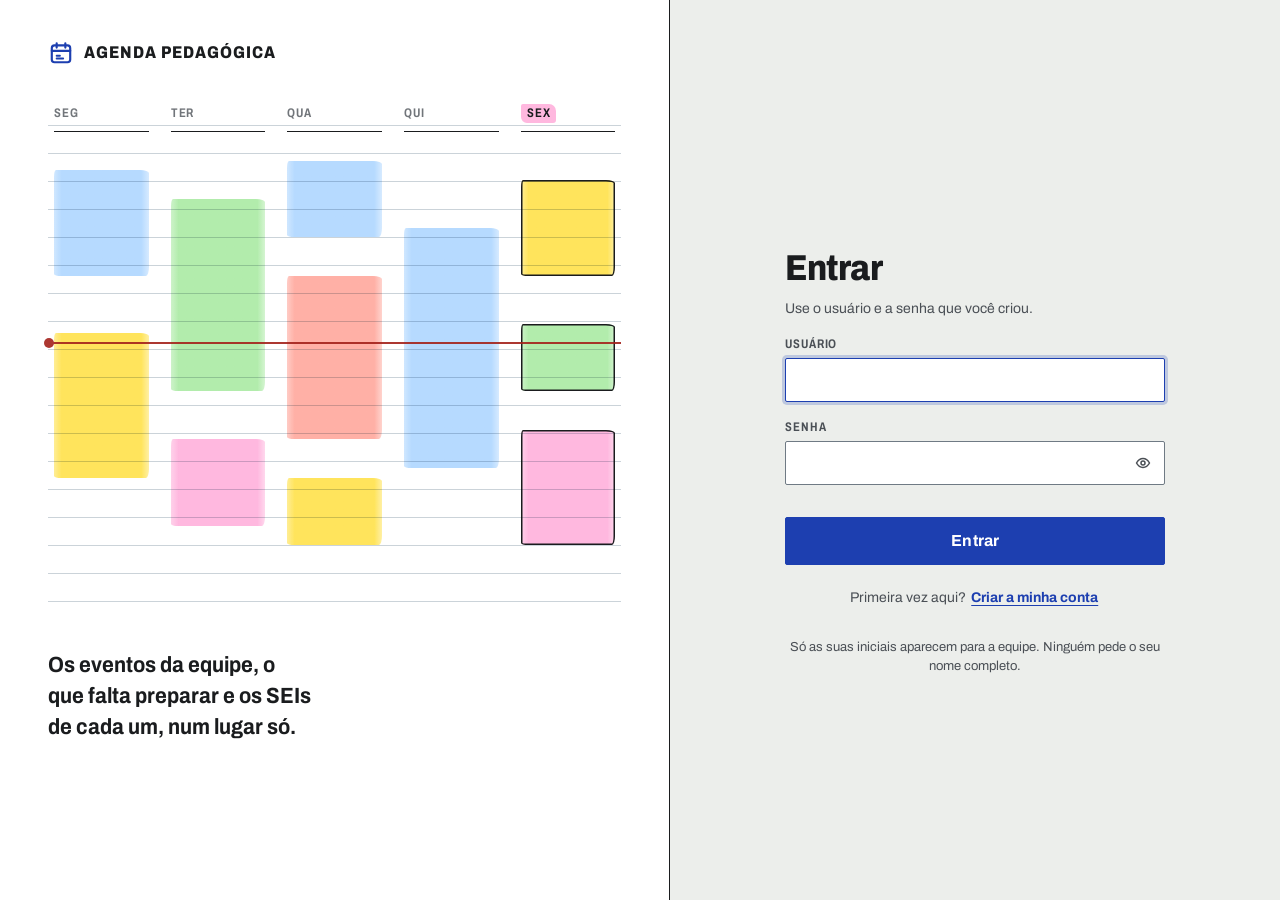
<file: index.html>
<!doctype html>
<html lang="pt-BR">
<head>
<meta charset="utf-8">
<meta name="viewport" content="width=device-width, initial-scale=1">
<title>Meus processos</title>
<meta name="description" content="Controle pessoal dos processos do setor pedagógico. Funciona sem internet; os dados ficam neste computador.">
<link rel="icon" href="data:image/svg+xml,%3Csvg xmlns='http://www.w3.org/2000/svg' viewBox='0 0 32 32'%3E%3Crect width='32' height='32' rx='7' fill='%232446A8'/%3E%3Cpath d='M9 16.5l4.5 4.5L23 11' fill='none' stroke='white' stroke-width='3' stroke-linecap='round' stroke-linejoin='round'/%3E%3C/svg%3E">
<link rel="stylesheet" href="css/estilo.css">
</head>
<body>
<header class="topo" id="topo" hidden></header>
<div id="faixas"></div>
<div id="vista"></div>

<div class="toast" id="toast" role="status" aria-live="polite"><span id="toastMsg"></span><button type="button" id="toastDesfazer" hidden>Desfazer</button></div>
<datalist id="lista-setores"></datalist>
<datalist id="lista-salas"></datalist>
<noscript><p style="padding:24px">Este sistema precisa do JavaScript ligado no navegador.</p></noscript>

<svg width="0" height="0" style="position:absolute" aria-hidden="true">
  <defs>
    <symbol id="i-busca" viewBox="0 0 16 16" fill="none" stroke="currentColor" stroke-width="1.6" stroke-linecap="round"><circle cx="7" cy="7" r="4.5"/><path d="M10.5 10.5L14 14"/></symbol>
    <symbol id="i-ajustes" viewBox="0 0 16 16" fill="none" stroke="currentColor" stroke-width="1.5" stroke-linecap="round"><path d="M2 4h7M13 4h1M2 12h1M7 12h7"/><circle cx="11" cy="4" r="2"/><circle cx="5" cy="12" r="2"/></symbol>
    <symbol id="i-atualizar" viewBox="0 0 16 16" fill="none" stroke="currentColor" stroke-width="1.5" stroke-linecap="round" stroke-linejoin="round"><path d="M13.5 6A6 6 0 0 0 3 4.5M2.5 10A6 6 0 0 0 13 11.5"/><path d="M3 1.5v3h3M13 14.5v-3h-3"/></symbol>
    <symbol id="i-modo" viewBox="0 0 16 16" fill="none" stroke="currentColor" stroke-width="1.5" stroke-linecap="round"><path d="M2 4h12M2 8h12M2 12h12"/></symbol>
    <symbol id="i-seta" viewBox="0 0 16 16" fill="none" stroke="currentColor" stroke-width="1.6" stroke-linecap="round" stroke-linejoin="round"><path d="M4 6l4 4 4-4"/></symbol>
    <symbol id="i-check" viewBox="0 0 16 16" fill="none" stroke="currentColor" stroke-width="1.8" stroke-linecap="round" stroke-linejoin="round"><path d="M3 8.5l3.2 3L13 4.5"/></symbol>
    <symbol id="i-alerta" viewBox="0 0 16 16" fill="none" stroke="currentColor" stroke-width="1.6" stroke-linecap="round" stroke-linejoin="round"><path d="M8 2L14.5 13.5h-13z"/><path d="M8 6.5v3M8 11.6v.1"/></symbol>
    <symbol id="i-relogio" viewBox="0 0 16 16" fill="none" stroke="currentColor" stroke-width="1.6" stroke-linecap="round"><circle cx="8" cy="8" r="6"/><path d="M8 4.5V8l2.5 1.5"/></symbol>
    <symbol id="i-circulo" viewBox="0 0 16 16" fill="none" stroke="currentColor" stroke-width="1.6"><circle cx="8" cy="8" r="5.5"/></symbol>
    <symbol id="i-feito" viewBox="0 0 16 16" fill="none" stroke="currentColor" stroke-width="1.6" stroke-linecap="round" stroke-linejoin="round"><circle cx="8" cy="8" r="6"/><path d="M5.3 8.2l1.8 1.8 3.6-3.8"/></symbol>
    <symbol id="i-calendario" viewBox="0 0 16 16" fill="none" stroke="currentColor" stroke-width="1.5" stroke-linecap="round"><rect x="2" y="3" width="12" height="11" rx="1"/><path d="M2 6.5h12M5 1.5v3M11 1.5v3"/></symbol>
    <symbol id="i-enviar" viewBox="0 0 16 16" fill="none" stroke="currentColor" stroke-width="1.5" stroke-linecap="round" stroke-linejoin="round"><path d="M14 2L7 9M14 2l-4.5 12L7 9 2 6.5z"/></symbol>
    <symbol id="i-pular" viewBox="0 0 16 16" fill="none" stroke="currentColor" stroke-width="1.6" stroke-linecap="round" stroke-linejoin="round"><path d="M3 3.5l6 4.5-6 4.5zM12.5 3.5v9"/></symbol>
    <symbol id="i-desfazer" viewBox="0 0 16 16" fill="none" stroke="currentColor" stroke-width="1.5" stroke-linecap="round" stroke-linejoin="round"><path d="M3 5h7a3.5 3.5 0 0 1 0 7H6"/><path d="M5.5 2.5L3 5l2.5 2.5"/></symbol>
    <symbol id="i-linha" viewBox="0 0 16 16" fill="none" stroke="currentColor" stroke-width="1.5" stroke-linecap="round"><path d="M1 11h14M4 11V6M9 11V3M13 11V8"/></symbol>
    <symbol id="i-mes" viewBox="0 0 16 16" fill="none" stroke="currentColor" stroke-width="1.5" stroke-linecap="round"><rect x="2" y="3" width="12" height="11" rx="1"/><path d="M2 6.5h12M5 1.5v3M11 1.5v3"/></symbol>
    <symbol id="i-corrido" viewBox="0 0 16 16" fill="none" stroke="currentColor" stroke-width="1.5" stroke-linecap="round"><path d="M2 2.5h12M2 6h12M2 9.5h12M2 13h12M6 1v14M10 1v14"/></symbol>
    <symbol id="i-cartoes" viewBox="0 0 16 16" fill="none" stroke="currentColor" stroke-width="1.5"><rect x="1.5" y="2" width="5.5" height="5.5" rx="1"/><rect x="9" y="2" width="5.5" height="5.5" rx="1"/><rect x="1.5" y="9" width="5.5" height="5.5" rx="1"/><rect x="9" y="9" width="5.5" height="5.5" rx="1"/></symbol>
    <symbol id="i-quadro" viewBox="0 0 16 16" fill="none" stroke="currentColor" stroke-width="1.5"><rect x="1.5" y="2" width="3.5" height="12" rx=".8"/><rect x="6.25" y="2" width="3.5" height="8" rx=".8"/><rect x="11" y="2" width="3.5" height="10" rx=".8"/></symbol>
    <symbol id="i-foco" viewBox="0 0 16 16" fill="none" stroke="currentColor" stroke-width="1.5"><circle cx="8" cy="8" r="6"/><circle cx="8" cy="8" r="2.5"/></symbol>
    <symbol id="i-v-crono" viewBox="0 0 16 16" fill="none" stroke="currentColor" stroke-width="1.5" stroke-linecap="round"><path d="M1.5 3.5h5M4 8h7M8 12.5h6.5"/><path d="M1.5 1v14" stroke-width="1"/></symbol>
    <symbol id="i-v-tabela" viewBox="0 0 16 16" fill="none" stroke="currentColor" stroke-width="1.5"><rect x="1.5" y="2.5" width="13" height="11" rx="1"/><path d="M1.5 6h13M1.5 9.5h13M6 2.5v11"/></symbol>
    <symbol id="i-recolher" viewBox="0 0 16 16" fill="none" stroke="currentColor" stroke-width="1.6" stroke-linecap="round" stroke-linejoin="round"><path d="M4 10l4-4 4 4"/></symbol>
    <symbol id="i-cima" viewBox="0 0 16 16" fill="none" stroke="currentColor" stroke-width="1.6" stroke-linecap="round" stroke-linejoin="round"><path d="M8 13V3M4 7l4-4 4 4"/></symbol>
    <symbol id="i-baixo" viewBox="0 0 16 16" fill="none" stroke="currentColor" stroke-width="1.6" stroke-linecap="round" stroke-linejoin="round"><path d="M8 3v10M4 9l4 4 4-4"/></symbol>
    <symbol id="i-anterior" viewBox="0 0 16 16" fill="none" stroke="currentColor" stroke-width="1.6" stroke-linecap="round" stroke-linejoin="round"><path d="M10 3L5 8l5 5"/></symbol>
    <symbol id="i-proximo" viewBox="0 0 16 16" fill="none" stroke="currentColor" stroke-width="1.6" stroke-linecap="round" stroke-linejoin="round"><path d="M6 3l5 5-5 5"/></symbol>
    <symbol id="i-seta-dir" viewBox="0 0 16 16" fill="none" stroke="currentColor" stroke-width="1.6" stroke-linecap="round" stroke-linejoin="round"><path d="M3 8h10M9 4l4 4-4 4"/></symbol>
    <symbol id="i-copiar" viewBox="0 0 16 16" fill="none" stroke="currentColor" stroke-width="1.4"><rect x="5" y="5" width="8.5" height="8.5" rx="1"/><path d="M3 10.5V3.5A1 1 0 0 1 4 2.5h6.5"/></symbol>
    <symbol id="i-lista" viewBox="0 0 16 16" fill="none" stroke="currentColor" stroke-width="1.5" stroke-linecap="round"><path d="M6 4h8M6 8h8M6 12h8M2.5 4h.1M2.5 8h.1M2.5 12h.1"/></symbol>
    <symbol id="i-olho" viewBox="0 0 16 16" fill="none" stroke="currentColor" stroke-width="1.5" stroke-linecap="round" stroke-linejoin="round"><path d="M1.5 8S4 3.5 8 3.5 14.5 8 14.5 8 12 12.5 8 12.5 1.5 8 1.5 8z"/><circle cx="8" cy="8" r="2"/></symbol>
    <symbol id="i-sair" viewBox="0 0 16 16" fill="none" stroke="currentColor" stroke-width="1.5" stroke-linecap="round" stroke-linejoin="round"><path d="M6 2.5H3.5a1 1 0 0 0-1 1v9a1 1 0 0 0 1 1H6M10.5 11l3-3-3-3M13.5 8H6"/></symbol>
    <symbol id="i-pessoa" viewBox="0 0 16 16" fill="none" stroke="currentColor" stroke-width="1.5" stroke-linecap="round"><circle cx="8" cy="5.5" r="2.8"/><path d="M2.5 14c.6-2.8 2.8-4.3 5.5-4.3s4.9 1.5 5.5 4.3"/></symbol>
    <symbol id="i-fechar" viewBox="0 0 16 16" fill="none" stroke="currentColor" stroke-width="1.6" stroke-linecap="round"><path d="M4 4l8 8M12 4l-8 8"/></symbol>
    <symbol id="i-ajuda" viewBox="0 0 16 16" fill="none" stroke="currentColor" stroke-width="1.5" stroke-linecap="round"><circle cx="8" cy="8" r="6.2"/><path d="M6.2 6.3a1.9 1.9 0 0 1 3.6.7c0 1.3-1.8 1.6-1.8 2.8M8 11.6v.1"/></symbol>
    <symbol id="i-lapis" viewBox="0 0 16 16" fill="none" stroke="currentColor" stroke-width="1.5" stroke-linecap="round" stroke-linejoin="round"><path d="M10.8 2.7l2.5 2.5L5.5 13H3v-2.5z"/><path d="M9.2 4.3l2.5 2.5"/></symbol>
    <symbol id="i-mais" viewBox="0 0 16 16" fill="none" stroke="currentColor" stroke-width="1.6" stroke-linecap="round"><path d="M8 3v10M3 8h10"/></symbol>
    <symbol id="i-lixo" viewBox="0 0 16 16" fill="none" stroke="currentColor" stroke-width="1.5" stroke-linecap="round" stroke-linejoin="round"><path d="M3 4.5h10M6.5 4.5V3h3v1.5M4.5 4.5l.6 8.5h5.8l.6-8.5"/></symbol>
    <symbol id="i-cadeado" viewBox="0 0 16 16" fill="none" stroke="currentColor" stroke-width="1.5" stroke-linecap="round"><rect x="3.5" y="7" width="9" height="7" rx="1.2"/><path d="M5.5 7V5a2.5 2.5 0 0 1 5 0v2"/></symbol>
    <symbol id="i-regras" viewBox="0 0 16 16" fill="none" stroke="currentColor" stroke-width="1.5" stroke-linecap="round"><path d="M2 4h4M10 4h4M2 8h8M14 8h0M2 12h2M8 12h6"/><circle cx="8" cy="4" r="1.6"/><circle cx="12" cy="8" r="1.6"/><circle cx="6" cy="12" r="1.6"/></symbol>
    <symbol id="i-subir" viewBox="0 0 16 16" fill="none" stroke="currentColor" stroke-width="1.5" stroke-linecap="round" stroke-linejoin="round"><path d="M8 10.5V2.5M4.5 6L8 2.5 11.5 6M2.5 10.5v2a1 1 0 0 0 1 1h9a1 1 0 0 0 1-1v-2"/></symbol>
    <symbol id="i-baixar" viewBox="0 0 16 16" fill="none" stroke="currentColor" stroke-width="1.5" stroke-linecap="round" stroke-linejoin="round"><path d="M8 2.5v8M4.5 7L8 10.5 11.5 7M2.5 10.5v2a1 1 0 0 0 1 1h9a1 1 0 0 0 1-1v-2"/></symbol>
    <symbol id="i-pasta-ab" viewBox="0 0 16 16" fill="none" stroke="currentColor" stroke-width="1.5" stroke-linejoin="round"><path d="M1.5 4a1 1 0 0 1 1-1h3.5l1.5 1.5h5a1 1 0 0 1 1 1V6H4L2 12.5H1.5z"/><path d="M4 6h10.5L12.5 13H2z"/></symbol>
    <symbol id="i-arquivo-ic" viewBox="0 0 16 16" fill="none" stroke="currentColor" stroke-width="1.5" stroke-linecap="round" stroke-linejoin="round"><rect x="1.5" y="2.5" width="13" height="3.5" rx=".8"/><path d="M2.5 6v7.5h11V6M6.5 9h3"/></symbol>
    <symbol id="i-raio" viewBox="0 0 16 16" fill="none" stroke="currentColor" stroke-width="1.5" stroke-linejoin="round"><path d="M9 1.5L3.5 9H8l-1 5.5L12.5 7H8z"/></symbol>
    <symbol id="i-f-pasta" viewBox="0 0 18 18" fill="none" stroke="currentColor" stroke-width="1.5" stroke-linejoin="round"><path d="M2 5a1 1 0 0 1 1-1h4l1.5 2H15a1 1 0 0 1 1 1v7a1 1 0 0 1-1 1H3a1 1 0 0 1-1-1z"/></symbol>
    <symbol id="i-f-moeda" viewBox="0 0 18 18" fill="none" stroke="currentColor" stroke-width="1.5" stroke-linecap="round"><circle cx="9" cy="9" r="6.5"/><path d="M11 6.8c-.4-.7-1.2-1.1-2-1.1-1.1 0-2 .6-2 1.5 0 2.1 4 1.1 4 3.2 0 .9-.9 1.6-2 1.6-.9 0-1.7-.4-2.1-1.1M9 4.5v1.2M9 12v1.3"/></symbol>
    <symbol id="i-f-contrato" viewBox="0 0 18 18" fill="none" stroke="currentColor" stroke-width="1.5" stroke-linecap="round" stroke-linejoin="round"><path d="M4 2h7l3 3v11H4z"/><path d="M11 2v3h3M6.5 8h5M6.5 11h5M6.5 14h3"/></symbol>
    <symbol id="i-f-aviao" viewBox="0 0 18 18" fill="none" stroke="currentColor" stroke-width="1.5" stroke-linecap="round" stroke-linejoin="round"><path d="M16 9.5L2 4.5l1.5 4.5L2 13.5z"/><path d="M3.5 9H10"/></symbol>
    <symbol id="i-f-predio" viewBox="0 0 18 18" fill="none" stroke="currentColor" stroke-width="1.5" stroke-linecap="round" stroke-linejoin="round"><path d="M3 16V4l6-2v14M9 7l6 2v7M2 16h14M5.5 6.5v.1M5.5 9.5v.1M5.5 12.5v.1M12 11v.1M12 13.5v.1"/></symbol>
    <symbol id="i-f-megafone" viewBox="0 0 18 18" fill="none" stroke="currentColor" stroke-width="1.5" stroke-linecap="round" stroke-linejoin="round"><path d="M3 7.5v3h2.5L12 14V4L5.5 7.5z"/><path d="M5.5 10.5L7 15h2M14.5 7.5a2 2 0 0 1 0 3"/></symbol>
    <symbol id="i-f-certificado" viewBox="0 0 18 18" fill="none" stroke="currentColor" stroke-width="1.5" stroke-linecap="round" stroke-linejoin="round"><rect x="2" y="3" width="14" height="10" rx="1"/><path d="M5 6.5h8M5 9h4"/><circle cx="12.5" cy="11.5" r="1.8"/><path d="M11.5 13l-.5 3 1.5-.8 1.5.8-.5-3"/></symbol>
    <symbol id="i-f-arquivo" viewBox="0 0 18 18" fill="none" stroke="currentColor" stroke-width="1.5" stroke-linecap="round" stroke-linejoin="round"><rect x="2" y="3" width="14" height="4" rx="1"/><path d="M3 7v8h12V7M7.5 10h3"/></symbol>
    <symbol id="i-f-pessoa" viewBox="0 0 18 18" fill="none" stroke="currentColor" stroke-width="1.5" stroke-linecap="round"><circle cx="9" cy="6" r="3"/><path d="M3 16c.7-3.2 3.1-5 6-5s5.3 1.8 6 5"/></symbol>
    <symbol id="i-f-lista" viewBox="0 0 18 18" fill="none" stroke="currentColor" stroke-width="1.5" stroke-linecap="round"><path d="M7 5h8M7 9h8M7 13h8M3.5 5h.1M3.5 9h.1M3.5 13h.1"/></symbol>
  </defs>
</svg>

<script src="lib/xlsx.full.min.js"></script>
<script src="lib/supabase.js"></script>
<script src="js/util.js"></script>
<script src="js/dados.js"></script>
<script src="js/regras.js"></script>
<script src="js/entrada.js"></script>
<script src="js/painel.js"></script>
<script src="js/processo.js"></script>
<script src="js/processos.js"></script>
<script src="js/planilha.js"></script>
<script src="js/agenda.js"></script>
<script src="js/relatorio.js"></script>
<script src="js/equipe.js"></script>
<script src="js/avisos.js"></script>
<script src="js/tutorial.js"></script>
<script src="js/supabase-db.js"></script>
<script src="js/nuvem.js"></script>
<script src="js/app.js"></script>
</body>
</html>
</file>
<file: css/estilo.css>
/* Meus processos — estilos
   Mundo: ficha de secretaria grifada. Archivo (reta, com larguras condensadas), papel de formulário, marca-texto onde é preciso olhar. Cores em variáveis no :root. */


@font-face { font-family: "Archivo"; font-style: normal; font-weight: 100 900; font-stretch: 62% 125%; font-display: swap;
  src: url([data-uri]) format("woff2");
  unicode-range: U+0000-00FF, U+0131, U+0152-0153, U+02BB-02BC, U+02C6, U+02DA, U+02DC, U+0304, U+0308, U+0329, U+2000-206F, U+20AC, U+2122, U+2191, U+2193, U+2212, U+2215, U+FEFF, U+FFFD; }

:root {
  --papel: #ECEEEB; --papel-2: #E1E4E1; --folha: #FFFFFF;
  --tinta: #1A1C1E; --tinta-2: #4A4F55; --tinta-3: #5C6269;
  --linha: #CBD3D9; --borda-campo: #6F7A84;
  --caneta: #1D3FB0; --caneta-escura: #142E85; --caneta-bg: #E2E8FA;
  /* -bg = a cor do marca-texto de cada situação */
  --critico: #A3221B; --critico-bg: #FFB0A6;
  --atencao: #6E4B00; --atencao-bg: #FFE45C;
  --emdia: #1D3FB0; --emdia-bg: #B6DAFF;
  --ok: #1E6A44; --ok-bg: #B2ECAC;
  --neutro: #4A5057; --neutro-bg: #E1E4E7;
  --grifo-aqui: #FFB8DF; /* rosa: onde você está, o que é novo */
  --sobre-cor: #FFFFFF; --realce: #F5F7F8; --realce-2: #F3F5F6; --faixa-borda: #C3CFEF; --atencao-texto: #4D3500; --sombra-rgb: 26, 28, 30;
  --mistura: multiply;

  --fonte: "Archivo", "Segoe UI", system-ui, sans-serif;
  --t-xs: 13px; --t-sm: 14px; --t-base: 16px; --t-lg: 20px; --t-xl: 36px;
  --regular: 400; --forte: 700; --destaque: 800;

  --e-1: 4px; --e-2: 8px; --e-3: 12px; --e-4: 16px; --e-5: 24px; --e-6: 32px;
  --raio: 2px; --raio-bloco: 3px; --alvo: 36px;
  --curva: cubic-bezier(.2, .8, .2, 1);
}
@media (prefers-color-scheme: dark) {
  :root:not([data-theme="light"]) {
    --papel: #141719; --papel-2: #1B1F22; --folha: #1D2124;
    --tinta: #EDEFF0; --tinta-2: #B2B9BF; --tinta-3: #9AA2A9;
    --linha: #353C42; --borda-campo: #737D86;
    --caneta: #A3B8FF; --caneta-escura: #C3D0FF; --caneta-bg: rgba(130, 160, 255, .18);
    --critico: #FF9C92; --critico-bg: rgba(255, 120, 105, .30);
    --atencao: #F2C94C; --atencao-bg: rgba(255, 214, 60, .26);
    --emdia: #A3C8FF; --emdia-bg: rgba(120, 180, 255, .28);
    --ok: #8EE08A; --ok-bg: rgba(130, 225, 120, .24);
    --neutro: #B2B9BF; --neutro-bg: rgba(200, 205, 210, .16);
    --grifo-aqui: rgba(255, 140, 205, .34);
    --sobre-cor: #111416; --realce: #23282C; --realce-2: #191D20; --faixa-borda: #3A4A7A; --atencao-texto: #F6D77A; --sombra-rgb: 0, 0, 0;
    --mistura: normal;
    color-scheme: dark;
  }
}
:root[data-theme="dark"] {
    --papel: #141719; --papel-2: #1B1F22; --folha: #1D2124;
    --tinta: #EDEFF0; --tinta-2: #B2B9BF; --tinta-3: #9AA2A9;
    --linha: #353C42; --borda-campo: #737D86;
    --caneta: #A3B8FF; --caneta-escura: #C3D0FF; --caneta-bg: rgba(130, 160, 255, .18);
    --critico: #FF9C92; --critico-bg: rgba(255, 120, 105, .30);
    --atencao: #F2C94C; --atencao-bg: rgba(255, 214, 60, .26);
    --emdia: #A3C8FF; --emdia-bg: rgba(120, 180, 255, .28);
    --ok: #8EE08A; --ok-bg: rgba(130, 225, 120, .24);
    --neutro: #B2B9BF; --neutro-bg: rgba(200, 205, 210, .16);
    --grifo-aqui: rgba(255, 140, 205, .34);
    --sobre-cor: #111416; --realce: #23282C; --realce-2: #191D20; --faixa-borda: #3A4A7A; --atencao-texto: #F6D77A; --sombra-rgb: 0, 0, 0;
    --mistura: normal;
    color-scheme: dark;
}
* { box-sizing: border-box; }
html { -webkit-text-size-adjust: 100%; }
body { margin: 0; background: var(--papel); color: var(--tinta); font-family: var(--fonte); font-size: var(--t-base); line-height: 1.5; font-variant-numeric: tabular-nums; caret-color: var(--caneta); min-height: 100vh; }
::selection { background: var(--caneta-bg); color: var(--tinta); }
h1, h2, h3, h4 { margin: 0; line-height: 1.2; }
h1 { font-size: var(--t-xl); font-weight: var(--destaque); letter-spacing: -0.02em; }
h2 { font-size: var(--t-lg); font-weight: var(--destaque); letter-spacing: -0.01em; }
h3 { font-size: var(--t-base); font-weight: var(--forte); }
p { margin: 0; }
a { color: var(--caneta); text-underline-offset: 3px; }
button, input, select, textarea { font: inherit; color: inherit; }
:focus-visible { outline: 2px solid var(--caneta); outline-offset: 2px; border-radius: 3px; }
[hidden] { display: none !important; }
.secundario { color: var(--tinta-2); font-size: var(--t-sm); }
.sr { position: absolute; width: 1px; height: 1px; overflow: hidden; clip: rect(0 0 0 0); white-space: nowrap; }
.ic { width: 16px; height: 16px; flex: none; vertical-align: -3px; }
.ic-sm { width: 14px; height: 14px; }
.vazio { color: var(--tinta-2); font-size: var(--t-sm); padding: var(--e-3) 0; }

/* ---------- Botões e campos ---------- */
.btn { display: inline-flex; align-items: center; justify-content: center; gap: var(--e-2); border: 1px solid var(--borda-campo); background: var(--folha); padding: 6px var(--e-3); border-radius: var(--raio); cursor: pointer; font-size: var(--t-sm); min-height: var(--alvo); white-space: nowrap; text-decoration: none; color: var(--tinta); }
.btn:hover { background: var(--realce); }
.btn:disabled { opacity: .55; cursor: default; }
.btn-primario { background: var(--caneta); border-color: var(--caneta); color: var(--sobre-cor); font-weight: var(--forte); }
.btn-primario:hover { background: var(--caneta-escura); border-color: var(--caneta-escura); }
.btn-grande { min-height: 48px; font-size: var(--t-base); padding: 10px var(--e-4); }
.btn-texto { border: 0; background: none; padding: 6px 2px; min-height: 32px; color: var(--caneta); text-decoration: underline; text-underline-offset: 3px; cursor: pointer; font-size: var(--t-sm); display: inline-flex; align-items: center; gap: 6px; }
.btn-perigo { color: var(--critico); }
.btn-icone { border: 0; background: none; width: var(--alvo); height: var(--alvo); display: inline-grid; place-items: center; border-radius: var(--raio); cursor: pointer; color: var(--tinta-2); }
.btn-icone:hover { background: var(--papel); color: var(--tinta); }
.btn-icone:disabled { opacity: .35; cursor: default; background: none; }
.campo label { display: block; font-size: var(--t-sm); font-weight: var(--forte); margin-bottom: 4px; }
.campo label small { font-weight: var(--regular); color: var(--tinta-2); }
.campo input, .campo select, .campo textarea { width: 100%; border: 1px solid var(--borda-campo); border-radius: var(--raio); background: var(--folha); padding: 7px 10px; font-size: var(--t-sm); min-height: var(--alvo); }
.campo textarea { min-height: 64px; resize: vertical; }
.campo .erro, .erro { color: var(--critico); font-size: var(--t-xs); margin-top: 4px; }
[aria-invalid="true"] { border-color: var(--critico) !important; }
.form-botoes { display: flex; gap: var(--e-2); flex-wrap: wrap; }
.grade-campos { display: grid; grid-template-columns: repeat(auto-fit, minmax(200px, 1fr)); gap: var(--e-3) var(--e-4); }
.grade-campos .largo { grid-column: span 2; }
.dois { display: grid; grid-template-columns: 1fr 1fr; gap: var(--e-3); }
.opcao { display: flex; gap: var(--e-2); align-items: center; min-height: 32px; cursor: pointer; font-size: var(--t-sm); }
.opcao input { accent-color: var(--caneta); width: 18px; height: 18px; margin: 0; }
.opcao small { color: var(--tinta-2); }
.chave { display: inline-flex; align-items: center; gap: 8px; cursor: pointer; font-size: var(--t-sm); color: var(--tinta-2); min-height: 32px; }
.chave input { appearance: none; width: 36px; height: 20px; border-radius: 10px; background: var(--borda-campo); position: relative; cursor: pointer; margin: 0; transition: background .2s; flex: none; }
.chave input::after { content: ""; position: absolute; top: 2px; left: 2px; width: 16px; height: 16px; border-radius: 50%; background: var(--folha); transition: transform .22s var(--curva); }
.chave input:checked { background: var(--caneta); }
.chave input:checked::after { transform: translateX(16px); }
.chave input:disabled { opacity: .5; cursor: default; }
.segmento { display: inline-flex; border: 1px solid var(--borda-campo); border-radius: var(--raio); overflow: hidden; }
.segmento label { cursor: pointer; }
.segmento input { position: absolute; opacity: 0; pointer-events: none; }
.segmento span { display: inline-block; padding: 7px var(--e-4); font-size: var(--t-sm); min-width: 64px; text-align: center; transition: background .15s, color .15s; }
.segmento label + label span { border-left: 1px solid var(--linha); }
.segmento input:checked + span { background: var(--caneta); color: var(--sobre-cor); font-weight: var(--forte); }
.segmento input:focus-visible + span { outline: 2px solid var(--caneta); outline-offset: -4px; }

/* ---------- Topo ---------- */
.topo { display: flex; align-items: center; gap: var(--e-4); padding: var(--e-2) var(--e-6); border-bottom: 1px solid var(--linha); background: var(--folha); flex-wrap: wrap; }
.marca { font-weight: var(--destaque); text-decoration: none; color: var(--tinta); }
.busca { position: relative; margin-left: auto; }
.busca .ic { position: absolute; left: 10px; top: 50%; transform: translateY(-50%); color: var(--tinta-2); pointer-events: none; }
.busca input { width: 240px; min-height: var(--alvo); border: 1px solid var(--borda-campo); border-radius: var(--raio); padding: 6px 10px 6px 34px; font-size: var(--t-sm); background: var(--folha); }
.menu { display: flex; gap: var(--e-1); }
.menu a { text-decoration: none; color: var(--tinta-2); padding: 8px var(--e-3); border-radius: var(--raio); font-size: var(--t-sm); white-space: nowrap; }
.menu a:hover { color: var(--tinta); background: var(--papel); }
.menu a[aria-current="page"] { color: var(--caneta); background: var(--caneta-bg); font-weight: var(--forte); }
.perfil { position: relative; }
.perfil-btn { display: inline-flex; align-items: center; gap: 8px; border: 1px solid var(--linha); background: var(--folha); border-radius: 22px; padding: 3px 10px 3px 3px; cursor: pointer; min-height: 38px; font-size: var(--t-sm); }
.perfil-btn:hover { border-color: var(--borda-campo); }
.avatar { width: 30px; height: 30px; border-radius: 50%; display: inline-grid; place-items: center; font-weight: var(--destaque); font-size: 12px; color: var(--c); background: var(--cbg); flex: none; }
.avatar.grande { width: 72px; height: 72px; font-size: 22px; }
.avatar.medio { width: 56px; height: 56px; font-size: 18px; }
.menu-flutuante { position: absolute; right: 0; top: calc(100% + 6px); z-index: 20; background: var(--folha); border: 1px solid var(--linha); border-radius: var(--raio-bloco); box-shadow: 0 8px 24px rgba(var(--sombra-rgb), .14), 0 2px 6px rgba(var(--sombra-rgb), .08); padding: 6px; min-width: 250px; }
.menu-flutuante:not([hidden]) { animation: surgir .16s var(--curva); transform-origin: top right; }
.menu-flutuante .quem { padding: 8px 10px 10px; border-bottom: 1px solid var(--linha); margin-bottom: 4px; font-size: var(--t-sm); }
.menu-flutuante .quem strong { display: block; font-size: var(--t-base); }
.menu-flutuante a, .menu-flutuante > button { display: flex; gap: 8px; align-items: center; width: 100%; text-align: left; border: 0; background: none; padding: 10px; border-radius: var(--raio); cursor: pointer; font-size: var(--t-sm); color: var(--tinta); text-decoration: none; }
.menu-flutuante a:hover, .menu-flutuante > button:hover, .menu-flutuante a:focus-visible, .menu-flutuante > button:focus-visible { background: var(--papel); outline-offset: -2px; }
.faixa-acesso { display: flex; gap: var(--e-3); align-items: center; justify-content: center; flex-wrap: wrap; padding: 10px var(--e-4); font-size: var(--t-sm); background: var(--caneta-bg); color: var(--caneta-escura); border-bottom: 1px solid var(--faixa-borda); text-align: center; }
.faixa-acesso a { color: inherit; font-weight: var(--forte); }
.faixa-aviso { padding: 10px var(--e-4); font-size: var(--t-sm); background: var(--atencao-bg); color: var(--atencao-texto); text-align: center; }
.faixa-lembrete { display: flex; gap: var(--e-3); align-items: center; justify-content: center; flex-wrap: wrap; animation: entrar .3s var(--curva); }
.faixa-lembrete a, .faixa-lembrete .btn-texto { color: inherit; font-weight: var(--forte); }
.status-nuvem { font-size: var(--t-xs); color: var(--tinta-2); display: inline-flex; gap: 4px; align-items: center; white-space: nowrap; }
.status-nuvem[data-estado="salvo"] .ic { color: var(--ok); }
.status-nuvem[data-estado="erro"], .status-nuvem[data-estado="sem acesso"] { color: var(--critico); }
body.leitura [data-editar] { display: none !important; }
main { max-width: 1240px; margin: 0 auto; padding: var(--e-6) var(--e-6) 80px; }
main.estreito { max-width: 860px; }

/* ---------- Comuns ---------- */
.cabeca { display: flex; justify-content: space-between; align-items: flex-end; gap: var(--e-5); flex-wrap: wrap; }
.dia-semana { color: var(--tinta-2); }
.cabeca-acoes { text-align: right; }
.cabeca-acoes .botoes { display: flex; gap: var(--e-2); justify-content: flex-end; margin-top: var(--e-2); flex-wrap: wrap; }
.bloco { background: var(--folha); border: 1px solid var(--linha); border-radius: var(--raio-bloco); padding: var(--e-5); }
.bloco + .bloco { margin-top: var(--e-4); }
.bloco-topo { display: flex; justify-content: space-between; align-items: center; gap: var(--e-3); flex-wrap: wrap; }
.bloco-topo .acoes { display: flex; gap: var(--e-2); align-items: center; flex-wrap: wrap; }
.secao-topo { display: flex; justify-content: space-between; align-items: center; gap: var(--e-3); flex-wrap: wrap; margin-bottom: var(--e-3); }
.selo { display: inline-flex; align-items: center; gap: 4px; font-size: var(--t-xs); font-weight: var(--forte); padding: 2px 7px; border-radius: 3px; color: var(--c); background: var(--cbg); white-space: nowrap; line-height: 1.3; }
.selo .ic { width: 13px; height: 13px; vertical-align: 0; }
.etiqueta { font-size: var(--t-xs); color: var(--tinta-2); border: 1px solid var(--linha); background: var(--folha); padding: 1px 8px; border-radius: 3px; }
.sei { border: 0; background: none; padding: 2px 0; min-height: 24px; font-size: inherit; color: var(--tinta-2); cursor: copy; text-decoration: underline dotted; text-underline-offset: 3px; display: inline-flex; gap: 4px; align-items: center; }
.sei:hover { color: var(--caneta); }
.iniciais { font-size: var(--t-xs); font-weight: var(--forte); border-radius: 3px; background: var(--folha); border: 1px solid var(--linha); padding: 0 5px; color: var(--tinta-2); }
.link-proc { color: inherit; text-decoration: none; background: linear-gradient(currentColor, currentColor) 0 100% / 0 1.5px no-repeat; transition: background-size .25s var(--curva); }
.link-proc:hover, .link-proc:focus-visible { background-size: 100% 1.5px; color: var(--caneta); }
.recolhivel { display: grid; grid-template-rows: 1fr; transition: grid-template-rows .3s var(--curva), opacity .22s; }
.recolhivel > div { overflow: hidden; min-height: 0; }
.recolhivel.fechado { grid-template-rows: 0fr; opacity: 0; }

/* Menu "Ver como" */
.modo { position: relative; }
.modo-btn strong { font-weight: var(--forte); color: var(--tinta); }
.modo-btn .rotulo { color: var(--tinta-2); }
.modo-menu { position: absolute; right: 0; top: calc(100% + 6px); z-index: 20; background: var(--folha); border: 1px solid var(--linha); border-radius: var(--raio-bloco); box-shadow: 0 8px 24px rgba(var(--sombra-rgb), .14), 0 2px 6px rgba(var(--sombra-rgb), .08); padding: 6px; min-width: 310px; }
.modo-menu:not([hidden]) { animation: surgir .16s var(--curva); transform-origin: top right; }
.modo-menu button { display: grid; grid-template-columns: 24px 1fr 18px; gap: 2px var(--e-2); width: 100%; text-align: left; border: 0; background: none; padding: 10px; border-radius: var(--raio); cursor: pointer; align-items: start; }
.modo-menu button:hover, .modo-menu button:focus-visible { background: var(--papel); outline-offset: -2px; }
.modo-menu .ic { width: 20px; height: 20px; color: var(--tinta-2); margin-top: 1px; }
.modo-menu .t { font-weight: var(--forte); font-size: var(--t-sm); }
.modo-menu .d { grid-column: 2; font-size: var(--t-xs); color: var(--tinta-2); }
.modo-menu .marcado { grid-row: 1; grid-column: 3; color: var(--caneta); visibility: hidden; }
.modo-menu [aria-checked="true"] .marcado { visibility: visible; }
.modo-menu [aria-checked="true"] .ic { color: var(--caneta); }

/* Tarefas */
.tarefas { list-style: none; margin: 0; padding: 0; }
.tarefa { display: grid; grid-template-columns: 26px minmax(0, 1fr) auto; gap: 0 var(--e-2); padding: 8px 0; align-items: start; }
.tarefas .tarefa + .tarefa { border-top: 1px solid var(--linha); }
.tarefa input[type=checkbox] { width: 20px; height: 20px; margin: 2px 0 0; accent-color: var(--ok); cursor: pointer; }
.tarefa input[type=checkbox]:disabled { cursor: not-allowed; }
.tarefa .o-que { font-weight: var(--forte); cursor: pointer; }
.tarefa .prazo { font-size: var(--t-sm); color: var(--tinta-2); text-align: right; white-space: nowrap; padding-top: 1px; }
.tarefa .prazo.atrasado { color: var(--critico); font-weight: var(--forte); }
.tarefa .prazo.hoje { color: var(--caneta); font-weight: var(--forte); }
.tarefa .linha2 { grid-column: 2 / span 2; display: flex; gap: 0 var(--e-3); flex-wrap: wrap; align-items: center; font-size: var(--t-sm); color: var(--tinta-2); }
.tarefa .detalhes { grid-column: 2 / span 2; font-size: var(--t-sm); color: var(--tinta-2); display: grid; gap: 2px; margin-top: var(--e-1); padding: var(--e-2) var(--e-3); background: var(--papel); border-radius: var(--raio); }
.tarefa.feita .o-que { text-decoration: line-through; color: var(--tinta-3); font-weight: var(--regular); }
.tarefa.feita .prazo { color: var(--ok); }
.esperando-linha { grid-column: 2 / span 2; margin-top: 6px; font-size: var(--t-sm); background: var(--atencao-bg); color: var(--atencao-texto); border-radius: var(--raio); padding: 8px 10px; display: grid; gap: 2px; }
.esperando-linha .btn-texto { color: var(--atencao-texto); justify-self: start; }
.form-mini { grid-column: 1 / -1; display: grid; gap: var(--e-3); background: var(--caneta-bg); border-radius: var(--raio); padding: var(--e-4); margin-top: var(--e-2); animation: entrar .22s var(--curva); }
.form-mini .titulo { font-weight: var(--forte); font-size: var(--t-sm); }
.editor-passo { grid-column: 1 / -1; display: grid; gap: var(--e-3); background: var(--papel); border: 1px solid var(--linha); border-radius: var(--raio); padding: var(--e-3); margin-top: var(--e-2); animation: entrar .2s var(--curva); }
.editor-passo .form-botoes { justify-content: space-between; }

/* Aviso com desfazer */
.toast { position: fixed; left: 50%; bottom: var(--e-5); transform: translate(-50%, 20px); background: var(--tinta); color: var(--sobre-cor); padding: 8px 8px 8px var(--e-4); border-radius: var(--raio); font-size: var(--t-sm); opacity: 0; pointer-events: none; transition: opacity .2s, transform .2s var(--curva); max-width: calc(100% - 32px); z-index: 40; display: flex; gap: var(--e-3); align-items: center; min-height: 48px; overflow: hidden; }
.toast.visivel { opacity: 1; transform: translate(-50%, 0); pointer-events: auto; }
.toast button { background: none; border: 1px solid color-mix(in srgb, var(--sobre-cor) 60%, transparent); color: var(--sobre-cor); border-radius: 4px; padding: 4px 10px; cursor: pointer; min-height: 32px; font-weight: var(--forte); }
.toast button:hover { background: color-mix(in srgb, var(--sobre-cor) 14%, transparent); }
.toast .tempo { position: absolute; left: 0; bottom: 0; height: 3px; width: 100%; background: color-mix(in srgb, var(--sobre-cor) 60%, transparent); transform-origin: left; }

/* ---------- Entrada ---------- */
.entrada { max-width: 820px; margin: 0 auto; padding: 56px 24px 64px; }
.entrada .sub { color: var(--tinta-2); margin: 8px 0 0; max-width: 60ch; }
.pessoas { list-style: none; padding: 0; margin: 36px 0 0; display: grid; grid-template-columns: repeat(auto-fill, minmax(132px, 1fr)); gap: 16px; }
.pessoas li { animation: chegar .4s var(--curva) both; }
.pessoa { width: 100%; border: 1px solid var(--linha); background: var(--folha); border-radius: var(--raio-bloco); padding: 20px 12px 16px; cursor: pointer; display: flex; flex-direction: column; align-items: center; gap: 10px; transition: transform .22s var(--curva), opacity .22s, border-color .15s, box-shadow .22s var(--curva); }
.pessoa:hover { border-color: var(--borda-campo); transform: translateY(-2px); }
.pessoa[aria-pressed="true"] { border-color: var(--c); box-shadow: 0 0 0 2px var(--c), 0 10px 24px rgba(var(--sombra-rgb), .10); transform: translateY(-3px); }
.pessoas.escolhendo .pessoa[aria-pressed="false"] { opacity: .5; }
.pessoa .ini { font-weight: var(--forte); }
.pessoa .funcao { font-size: var(--t-xs); color: var(--tinta-2); margin-top: -8px; }
.pessoa.nova { border-style: dashed; color: var(--caneta); justify-content: center; }
.pessoa.nova .avatar { --c: var(--caneta); --cbg: var(--caneta-bg); }
.codigo-caixa { margin-top: 28px; background: var(--folha); border: 1px solid var(--linha); border-radius: var(--raio-bloco); padding: 24px; display: grid; grid-template-columns: auto 1fr; gap: 20px 24px; align-items: center; animation: entrar .26s var(--curva); }
.codigo-caixa .form { grid-column: 1 / -1; display: flex; gap: 12px; align-items: flex-end; flex-wrap: wrap; }
.codigo-caixa .msg { grid-column: 1 / -1; font-size: var(--t-sm); min-height: 1.5em; margin: -8px 0 0; }
.msg.erro { color: var(--critico); }
.msg.ok { color: var(--ok); }
.tipos-codigo { grid-column: 1 / -1; display: grid; grid-template-columns: repeat(auto-fit, minmax(220px, 1fr)); gap: 12px; border-top: 1px solid var(--linha); padding-top: 16px; }
.tipo-codigo { display: flex; gap: 10px; align-items: flex-start; font-size: var(--t-sm); color: var(--tinta-2); }
.tipo-codigo strong { color: var(--tinta); display: block; }
.tipo-codigo .ic { width: 20px; height: 20px; margin-top: 1px; color: var(--caneta); }
.pin-caixa { position: relative; display: flex; gap: 8px; width: fit-content; }
.pin-caixa.errou { animation: tremer .4s; }
.cel-pin { width: 48px; height: 58px; border: 1px solid var(--borda-campo); border-radius: var(--raio); background: var(--folha); display: grid; place-items: center; font-size: 28px; font-weight: var(--destaque); transition: border-color .15s, box-shadow .15s; }
.cel-pin.cheia span { animation: pin-pulo .22s var(--curva); }
.pin-caixa:focus-within .cel-pin.ativa { border-color: var(--caneta); box-shadow: 0 0 0 3px var(--caneta-bg); }
.pin-caixa.invalido .cel-pin { border-color: var(--critico); }
.pin { position: absolute; inset: 0; width: 100%; height: 100%; opacity: 0; border: 0; cursor: text; font-size: 16px; }
.cartao-form { background: var(--folha); border: 1px solid var(--linha); border-radius: var(--raio-bloco); padding: var(--e-5); margin-top: var(--e-5); animation: entrar .26s var(--curva); }
.cartao-form h2 { margin-bottom: var(--e-2); }
.cartao-form .form-botoes { margin-top: var(--e-4); justify-content: flex-end; }

/* ---------- Painel ---------- */
.data { font-size: var(--t-xl); font-weight: var(--destaque); letter-spacing: -0.02em; margin-top: 2px; }
.resumo { display: flex; gap: var(--e-2); flex-wrap: wrap; margin-top: var(--e-5); }
.resumo button { display: inline-flex; align-items: center; gap: var(--e-2); border: 1px solid var(--linha); background: var(--folha); border-radius: var(--raio); padding: 8px 14px; cursor: pointer; min-height: 44px; font-size: var(--t-sm); color: var(--tinta-2); }
.resumo button:hover { border-color: var(--borda-campo); }
.resumo .n { font-size: var(--t-lg); font-weight: var(--destaque); color: var(--c, var(--tinta)); }
.resumo .ic { color: var(--c, var(--tinta-2)); }
.resumo .n.mudou { display: inline-block; animation: pulo .45s var(--curva); }
.aviso-busca { margin-top: var(--e-3); font-size: var(--t-sm); color: var(--caneta); display: flex; gap: var(--e-2); align-items: center; }
.organizar { margin-top: var(--e-4); background: var(--folha); border: 1px solid var(--linha); border-radius: var(--raio-bloco); padding: var(--e-5); display: grid; grid-template-columns: repeat(auto-fit, minmax(220px, 1fr)); gap: var(--e-5); animation: entrar .22s var(--curva); }
.organizar h2 { grid-column: 1 / -1; display: flex; justify-content: space-between; align-items: center; gap: var(--e-3); flex-wrap: wrap; }
.organizar h2 .secundario { font-weight: var(--regular); letter-spacing: 0; }
.organizar fieldset, .meu-perfil fieldset { border: 0; padding: 0; margin: 0; }
.organizar legend, .meu-perfil legend { font-weight: var(--forte); font-size: var(--t-sm); margin-bottom: var(--e-2); padding: 0; }
.ordem { list-style: none; margin: 0; padding: 0; }
.ordem li { display: flex; align-items: center; justify-content: space-between; gap: var(--e-2); font-size: var(--t-sm); border-bottom: 1px solid var(--linha); padding: 2px 0; }
.ordem li > span { flex: 1; }
.ordem .btn-icone { width: 32px; height: 32px; }
.organizar .rodape, .meu-perfil .rodape { grid-column: 1 / -1; display: flex; gap: var(--e-2); justify-content: flex-end; border-top: 1px solid var(--linha); padding-top: var(--e-4); }
.meu-perfil { margin-top: var(--e-4); background: var(--folha); border: 1px solid var(--linha); border-radius: var(--raio-bloco); padding: var(--e-5); display: grid; grid-template-columns: repeat(auto-fit, minmax(240px, 1fr)); gap: var(--e-5); animation: entrar .24s var(--curva); }
.meu-perfil h2 { grid-column: 1 / -1; }
.meu-perfil .quem { display: flex; gap: var(--e-3); align-items: center; }
.codigo-linha input { width: 120px; letter-spacing: .3em; font-weight: var(--forte); }
#areas { display: flex; flex-direction: column; gap: 36px; margin-top: var(--e-5); }
#blocoAgenda { position: relative; }
.legenda { display: flex; align-items: center; gap: var(--e-3); flex-wrap: wrap; font-size: var(--t-sm); color: var(--tinta-2); margin-top: var(--e-4); }
.chave-btn { border: 0; background: none; padding: 0; cursor: help; border-radius: 3px; }
.dica { position: absolute; z-index: 25; background: var(--tinta); color: var(--sobre-cor); font-size: var(--t-sm); line-height: 1.4; padding: 8px 12px; border-radius: var(--raio); max-width: 280px; box-shadow: 0 6px 18px rgba(var(--sombra-rgb), .2); pointer-events: none; animation: surgir .16s var(--curva); }
.explica { position: absolute; z-index: 25; width: min(460px, calc(100% - 32px)); background: var(--folha); border: 1px solid var(--linha); border-radius: var(--raio-bloco); box-shadow: 0 14px 36px rgba(var(--sombra-rgb), .18), 0 2px 6px rgba(var(--sombra-rgb), .08); padding: var(--e-4) var(--e-4) var(--e-5); overflow: hidden; animation: surgir .24s var(--curva); transform-origin: top right; }
.explica.saindo { animation: sumir .2s ease-in forwards; }
.explica h3 { font-size: var(--t-sm); margin: 2px 40px var(--e-3) 0; }
.explica dl { margin: 0; display: grid; grid-template-columns: auto 1fr; gap: 10px var(--e-3); font-size: var(--t-sm); align-items: start; }
.explica dd { margin: 0; }
.explica dt, .explica dd { animation: entrar .3s var(--curva) both; }
.explica .fechar { position: absolute; top: 6px; right: 6px; }
.explica .tempo { position: absolute; left: 0; bottom: 0; height: 3px; width: 100%; background: var(--caneta); transform-origin: left; }
.explica .pausa { font-size: var(--t-xs); color: var(--tinta-2); margin-top: var(--e-3); }
.alcance { display: inline-flex; border: 1px solid var(--borda-campo); border-radius: var(--raio); overflow: hidden; }
.alcance button { border: 0; background: var(--folha); padding: 0 var(--e-3); min-height: 34px; cursor: pointer; font-size: var(--t-sm); color: var(--tinta-2); }
.alcance button + button { border-left: 1px solid var(--linha); }
.alcance button[aria-pressed="true"] { background: var(--caneta-bg); color: var(--caneta); font-weight: var(--forte); }
.regua-barra { display: flex; justify-content: space-between; align-items: center; gap: var(--e-3); margin-top: var(--e-4); flex-wrap: wrap; }
.regua { position: relative; margin-top: var(--e-4); }
.faixas { position: absolute; left: 0; right: 0; bottom: 28px; top: 0; }
.faixa { position: absolute; top: 0; bottom: 0; }
.faixa.passado { background: color-mix(in srgb, var(--tinta) 4%, transparent); }
.faixa.semana { background: color-mix(in srgb, var(--critico) 6%, transparent); }
.faixa.quinzena { background: color-mix(in srgb, var(--atencao) 6%, transparent); }
.pinos { position: relative; }
.pino { position: absolute; z-index: 1; display: flex; align-items: center; gap: 6px; white-space: nowrap; font-size: var(--t-sm); padding: 4px 9px 4px 7px; border-radius: 4px; border: 1px solid var(--c); background: var(--folha); color: var(--tinta); cursor: pointer; line-height: 1.3; min-height: 30px; }
.pino .d { font-weight: var(--destaque); color: var(--c); display: inline-flex; gap: 3px; align-items: center; }
.pino .d .ic { width: 14px; height: 14px; vertical-align: 0; }
.pino.direita { flex-direction: row-reverse; }
.pino[aria-pressed="true"] { background: var(--c); color: var(--sobre-cor); }
.pino[aria-pressed="true"] .d { color: var(--sobre-cor); }
.pino.chegando { animation: entrar .4s var(--curva) both; }
.haste { position: absolute; width: 0; border-left: 1.5px solid var(--c); }
.eixo { position: relative; height: 28px; border-top: 2px solid var(--tinta); }
.marca-eixo { position: absolute; top: 0; transform: translateX(-50%); font-size: var(--t-xs); color: var(--tinta-2); padding-top: 4px; white-space: nowrap; }
.marca-eixo::before { content: ""; position: absolute; left: 50%; top: -6px; height: 6px; border-left: 1px solid var(--tinta); }
.marca-eixo.hoje { color: var(--caneta); font-weight: var(--destaque); }
.marca-eixo.hoje::before { top: -10px; height: 10px; border-left: 2px solid var(--caneta); }
.marca-eixo.inicio { transform: none; }
.marca-eixo.inicio::before { left: 0; }
.marca-eixo.fim { transform: translateX(-100%); }
.marca-eixo.fim::before { left: auto; right: 0; }
.linha-hoje { position: absolute; top: 0; bottom: 28px; border-left: 2px dashed var(--caneta); opacity: .5; }
.regua-lista { display: none; list-style: none; padding: 0; margin: var(--e-3) 0 0; }
.regua-lista li { border-top: 1px solid var(--linha); }
.regua-lista button { display: flex; gap: var(--e-3); align-items: center; width: 100%; text-align: left; background: none; border: 0; padding: 10px 0; cursor: pointer; min-height: 44px; flex-wrap: wrap; }
.regua-lista .d { font-weight: var(--destaque); color: var(--c); min-width: 56px; }
.cal { display: grid; grid-template-columns: minmax(0, 1fr) 330px; gap: var(--e-5); margin-top: var(--e-5); }
.cal-nav { display: flex; align-items: center; gap: var(--e-2); margin-bottom: var(--e-3); }
.cal-nav h3 { font-size: var(--t-lg); font-weight: var(--destaque); min-width: 190px; }
.semana-nomes, .grade { display: grid; grid-template-columns: repeat(7, minmax(0, 1fr)); }
.semana-nomes div { font-size: var(--t-xs); color: var(--tinta-2); padding: 0 6px 6px; }
.grade { border-top: 1px solid var(--linha); border-left: 1px solid var(--linha); }
.dia { position: relative; min-height: 96px; border: 0; border-right: 1px solid var(--linha); border-bottom: 1px solid var(--linha); background: var(--folha); text-align: left; padding: 6px; cursor: pointer; display: flex; flex-direction: column; gap: 3px; min-width: 0; }
.dia:hover { background: var(--realce); }
.dia:focus-visible { outline-offset: -3px; z-index: 2; }
.dia.fora { background: var(--papel); color: var(--tinta-3); }
.dia.mes-b { background: var(--realce-2); }
.dia.fim-semana .num { color: var(--tinta-3); font-weight: var(--regular); }
.dia .num { font-size: var(--t-sm); font-weight: var(--forte); min-width: 26px; height: 26px; display: inline-flex; align-items: center; justify-content: center; border-radius: 13px; padding: 0 4px; align-self: flex-start; }
.dia .num.primeiro { background: var(--tinta); color: var(--sobre-cor); padding: 0 8px; font-size: var(--t-xs); }
.dia.hoje .num { background: var(--caneta); color: var(--sobre-cor); }
.dia[aria-selected="true"] { box-shadow: inset 0 0 0 2px var(--tinta); z-index: 1; }
.ev { display: flex; align-items: center; gap: 3px; font-size: var(--t-xs); line-height: 1.3; padding: 2px 5px; border-radius: 3px; background: var(--cbg); color: var(--c); font-weight: var(--forte); white-space: nowrap; overflow: hidden; min-width: 0; }
.ev span { overflow: hidden; text-overflow: ellipsis; }
.ev .ic { width: 12px; height: 12px; vertical-align: 0; }
.tar { font-size: var(--t-xs); color: var(--tinta-2); display: flex; align-items: center; gap: 4px; margin-top: auto; white-space: nowrap; overflow: hidden; }
.tar .ic { width: 12px; height: 12px; color: var(--c); vertical-align: 0; }
.mini { display: none; margin-top: auto; font-size: var(--t-xs); font-weight: var(--forte); color: var(--c); align-items: center; gap: 2px; }
.mini .ic { width: 12px; height: 12px; vertical-align: 0; }
.mes-rotulo { grid-column: 1 / -1; font-weight: var(--destaque); padding: var(--e-4) 6px 6px; border-right: 1px solid var(--linha); border-bottom: 1px solid var(--linha); background: var(--folha); }
.corrido .dia { min-height: 80px; }
.detalhe-dia { border-left: 1px solid var(--linha); padding-left: var(--e-5); }
.detalhe-dia h3 { font-size: var(--t-lg); font-weight: var(--destaque); }
.detalhe-dia .sub { margin-top: 2px; }
.detalhe-dia h4 { font-size: var(--t-sm); font-weight: var(--forte); color: var(--tinta-2); margin: var(--e-5) 0 var(--e-2); }
.detalhe-dia.trocou > * { animation: entrar .24s var(--curva) both; }
.ev-card { border: 1px solid var(--c); border-radius: var(--raio); padding: var(--e-3); margin-bottom: var(--e-2); }
.ev-card .t { font-weight: var(--forte); display: flex; justify-content: space-between; gap: var(--e-2); align-items: start; }
.ev-card ul { margin: var(--e-2) 0 0; padding-left: 18px; font-size: var(--t-sm); }
#trabalho { display: grid; grid-template-columns: minmax(0, 1.75fr) minmax(0, 1fr); gap: var(--e-6); align-items: start; }
#trabalho.largo { grid-template-columns: minmax(0, 1fr); }
#trabalho.largo #lateral { display: grid; grid-template-columns: repeat(auto-fit, minmax(300px, 1fr)); gap: var(--e-5); }
#trabalho.largo #lateral > section { border-bottom: 0; margin-bottom: 0; }
#lateral > section { padding-bottom: var(--e-5); margin-bottom: var(--e-5); border-bottom: 1px solid var(--linha); }
#lateral > section:last-child { border-bottom: 0; margin-bottom: 0; }
#lateral h2 { font-size: 18px; }
.apoio-txt { margin: 2px 0 var(--e-3); }
.filtro-ativo { font-size: var(--t-sm); color: var(--caneta); display: flex; gap: var(--e-2); align-items: center; margin-bottom: var(--e-3); }
.cartoes { display: grid; grid-template-columns: repeat(auto-fill, minmax(290px, 1fr)); gap: var(--e-4); }
.cartao { background: var(--folha); border: 1px solid var(--linha); border-radius: var(--raio-bloco); padding: var(--e-4); display: flex; flex-direction: column; gap: var(--e-2); transition: box-shadow .2s var(--curva), border-color .2s; }
.cartao:hover { box-shadow: 0 6px 18px rgba(var(--sombra-rgb), .08); }
.cartao.critico { border-color: var(--critico); }
.cartao .topo-cartao { display: flex; justify-content: space-between; gap: var(--e-2); align-items: center; font-size: var(--t-sm); color: var(--tinta-2); flex-wrap: wrap; }
.cartao h3 { font-size: 18px; font-weight: var(--destaque); letter-spacing: -0.01em; }
.progresso { display: flex; align-items: center; gap: var(--e-3); font-size: var(--t-sm); color: var(--tinta-2); }
.barra { flex: 1; height: 6px; border-radius: 3px; background: var(--papel-2); overflow: hidden; }
.barra i { display: block; height: 100%; background: var(--ok); border-radius: 3px; }
.cartao .rotulo-proxima { font-size: var(--t-xs); color: var(--tinta-2); margin-top: var(--e-2); padding-top: var(--e-2); border-top: 1px solid var(--linha); }
.esperando-mini { font-size: var(--t-sm); color: var(--tinta-2); display: flex; gap: 6px; align-items: flex-start; padding: 4px 0; }
.esperando-mini .ic { color: var(--atencao); margin-top: 3px; }
.quadro { display: grid; grid-template-columns: repeat(3, minmax(0, 1fr)); gap: var(--e-4); align-items: start; }
.coluna { background: var(--papel-2); border-radius: var(--raio-bloco); padding: var(--e-3); min-height: 180px; transition: background .15s, box-shadow .15s; }
.coluna.alvo { background: var(--caneta-bg); box-shadow: inset 0 0 0 2px var(--caneta); }
.coluna h3 { font-size: var(--t-sm); display: flex; align-items: center; gap: 6px; padding: 2px 4px var(--e-3); }
.coluna h3 .n { font-weight: var(--regular); color: var(--tinta-2); }
.ficha { background: var(--folha); border: 1px solid var(--linha); border-radius: var(--raio); padding: 10px var(--e-3); margin-bottom: var(--e-2); cursor: grab; }
.ficha.arrastando { opacity: .45; }
.ficha .t { font-weight: var(--forte); font-size: var(--t-sm); }
.ficha .s { font-size: var(--t-xs); color: var(--tinta-2); margin-top: 2px; }
.ficha .q { font-size: var(--t-xs); margin-top: 4px; display: inline-flex; gap: 4px; align-items: center; color: var(--c, var(--tinta-2)); font-weight: var(--forte); }
.ficha .q .ic { width: 13px; height: 13px; vertical-align: 0; }
.ficha .combinado { font-size: var(--t-xs); margin-top: 6px; padding-top: 6px; border-top: 1px dashed var(--linha); }
.ficha .acoes-ficha { display: flex; gap: var(--e-1); margin-top: 8px; flex-wrap: wrap; }
.ficha .acoes-ficha .btn { min-height: 32px; padding: 2px 10px; font-size: var(--t-xs); }
.ficha.feita .t { text-decoration: line-through; color: var(--tinta-3); font-weight: var(--regular); }
body.leitura .ficha { cursor: default; }
.foco { max-width: 700px; }
.foco .frase { font-size: var(--t-lg); line-height: 1.4; margin-bottom: var(--e-4); }
.foco .frase strong { font-weight: var(--destaque); }
.foco .frase .crit { color: var(--critico); }
.foco-card { background: var(--folha); border: 1px solid var(--linha); border-radius: var(--raio-bloco); padding: var(--e-5); }
.foco-card .quando { font-size: var(--t-sm); font-weight: var(--forte); display: inline-flex; gap: 6px; align-items: center; color: var(--c, var(--tinta-2)); }
.foco-card h3 { font-size: 24px; font-weight: var(--destaque); letter-spacing: -0.01em; margin: var(--e-2) 0 var(--e-1); line-height: 1.25; }
.foco-card .evento { color: var(--tinta-2); }
.foco-card .por-que { font-size: var(--t-sm); color: var(--tinta-2); margin-top: var(--e-3); display: flex; gap: var(--e-3); flex-wrap: wrap; align-items: center; }
.foco-card .botoes { display: flex; gap: var(--e-2); margin-top: var(--e-5); flex-wrap: wrap; }
.foco .depois { margin-top: var(--e-3); font-size: var(--t-sm); color: var(--tinta-2); display: flex; justify-content: space-between; gap: var(--e-3); flex-wrap: wrap; }
.lista-simples { list-style: none; margin: 0; padding: 0; }
.lista-simples > li { padding: 10px 0; border-top: 1px dashed var(--linha); }
.lista-simples > li:first-child { border-top: 0; }
.linha1 { display: flex; justify-content: space-between; gap: var(--e-3); align-items: baseline; }
.linha1 .t { font-weight: var(--forte); }
.linha1 .n { font-size: var(--t-sm); color: var(--tinta-2); white-space: nowrap; }
.linha1 .n.alto { color: var(--atencao); font-weight: var(--forte); }
.linha1 .n.muito { color: var(--critico); font-weight: var(--forte); }
.combinado-lat { margin-top: 6px; font-size: var(--t-sm); padding: 6px 10px; background: var(--papel-2); border-radius: var(--raio); }
.planilha-resumo { display: flex; gap: var(--e-4); align-items: center; }
.planilha-resumo .numero { font-size: var(--t-xl); font-weight: var(--destaque); line-height: 1; color: var(--ok); min-width: 44px; }
.planilha-resumo p { font-size: var(--t-sm); color: var(--tinta-2); margin-bottom: var(--e-2); }
.boas-vindas { text-align: left; padding: var(--e-6); }
.boas-vindas h2 { margin-bottom: var(--e-2); }
.boas-vindas ol { margin: var(--e-3) 0 var(--e-4); padding-left: 20px; color: var(--tinta-2); }

/* ---------- Processo ---------- */
.trilha { font-size: var(--t-sm); color: var(--tinta-2); display: flex; gap: 6px; align-items: center; flex-wrap: wrap; }
.trilha a { display: inline-flex; gap: 4px; align-items: center; }
.proc-topo { margin-top: var(--e-4); display: grid; grid-template-columns: minmax(0, 1fr) auto; gap: var(--e-5); align-items: end; }
.proc-topo .selos { display: flex; gap: var(--e-2); flex-wrap: wrap; align-items: center; }
.proc-topo h1 { margin: var(--e-2) 0; line-height: 1.1; }
.proc-topo .meta { display: flex; gap: var(--e-2) var(--e-4); flex-wrap: wrap; align-items: center; font-size: var(--t-sm); color: var(--tinta-2); }
.contagem { text-align: right; }
.contagem .num { font-size: 56px; font-weight: var(--destaque); line-height: 1; letter-spacing: -0.03em; color: var(--c, var(--tinta)); }
.contagem .txt { font-size: var(--t-sm); color: var(--tinta-2); }
.fatos { margin: var(--e-5) 0 0; display: grid; grid-template-columns: repeat(auto-fit, minmax(160px, 1fr)); background: var(--folha); border: 1px solid var(--linha); border-radius: var(--raio-bloco); overflow: hidden; }
.fatos div { padding: var(--e-3) var(--e-4); border-right: 1px solid var(--linha); }
.fatos div:last-child { border-right: 0; }
.fatos dt { font-size: var(--t-xs); color: var(--tinta-2); }
.fatos dd { margin: 2px 0 0; font-weight: var(--forte); display: flex; gap: 6px; align-items: center; }
.editar-dados { margin-top: var(--e-4); background: var(--folha); border: 1px solid var(--linha); border-radius: var(--raio-bloco); padding: var(--e-5); animation: entrar .24s var(--curva); }
.editar-dados h2 { margin-bottom: var(--e-4); }
.editar-dados .form-botoes { margin-top: var(--e-4); padding-top: var(--e-4); border-top: 1px solid var(--linha); justify-content: flex-end; }
.caminho { list-style: none; margin: var(--e-5) 0 0; padding: 0; display: grid; grid-template-columns: repeat(var(--n, 5), minmax(0, 1fr)); gap: var(--e-2); }
.caminho button { width: 100%; text-align: left; border: 1px solid var(--linha); background: var(--folha); border-radius: var(--raio-bloco); padding: var(--e-3); cursor: pointer; display: grid; gap: 4px; position: relative; overflow: hidden; min-height: 92px; transition: border-color .2s, box-shadow .2s var(--curva); }
.caminho button:hover { border-color: var(--borda-campo); }
.caminho .n { font-size: var(--t-xs); color: var(--tinta-2); display: flex; justify-content: space-between; gap: 6px; }
.caminho .t { font-weight: var(--destaque); }
.caminho .d { font-size: var(--t-xs); color: var(--tinta-2); }
.caminho .barra-c { position: absolute; left: 0; bottom: 0; height: 4px; width: 100%; background: var(--papel-2); }
.caminho .barra-c i { display: block; height: 100%; background: var(--ok); transform-origin: left; transition: transform .5s var(--curva); }
.caminho .atual button { border-color: var(--caneta); box-shadow: 0 0 0 1px var(--caneta); }
.caminho .atual .n { color: var(--caneta); font-weight: var(--forte); }
.caminho .pronta .n { color: var(--ok); font-weight: var(--forte); }
.barra-ver { display: flex; justify-content: space-between; align-items: center; gap: var(--e-3); flex-wrap: wrap; margin-top: var(--e-6); padding-bottom: var(--e-3); border-bottom: 1px solid var(--linha); }
.corpo { display: grid; grid-template-columns: minmax(0, 1.7fr) minmax(0, 1fr); gap: var(--e-6); margin-top: var(--e-5); align-items: start; }
.corpo.largo { grid-template-columns: minmax(0, 1fr); }
.corpo.largo aside { display: grid; grid-template-columns: repeat(auto-fit, minmax(300px, 1fr)); gap: var(--e-4); align-items: start; }
.corpo.largo aside > section + section { margin-top: 0; }
.fase { scroll-margin-top: 16px; }
.fase + .fase { margin-top: 36px; }
.fase-topo { display: flex; justify-content: space-between; align-items: baseline; gap: var(--e-3); margin-bottom: var(--e-3); flex-wrap: wrap; }
.fase-topo .secundario { max-width: 52ch; }
.frentes { display: grid; grid-template-columns: repeat(auto-fill, minmax(320px, 1fr)); gap: var(--e-3); align-items: start; }
.portao { background: var(--folha); border: 1px solid var(--linha); border-radius: var(--raio-bloco); padding: var(--e-4); margin-bottom: var(--e-3); }
.portao .pergunta { display: flex; justify-content: space-between; gap: var(--e-3); align-items: center; flex-wrap: wrap; }
.frente { background: var(--folha); border: 1px solid var(--linha); border-radius: var(--raio-bloco); transition: border-color .2s, box-shadow .2s var(--curva), opacity .25s; }
.frente:hover { box-shadow: 0 6px 18px rgba(var(--sombra-rgb), .06); }
.frente.na { background: transparent; border-style: dashed; }
.frente.travada { opacity: .6; }
.frente-cab { width: 100%; display: grid; grid-template-columns: 34px minmax(0, 1fr) auto 20px; gap: var(--e-3); align-items: center; border: 0; background: none; text-align: left; padding: var(--e-3) var(--e-4); cursor: pointer; border-radius: var(--raio-bloco); }
.ico-f { width: 34px; height: 34px; border-radius: 8px; display: grid; place-items: center; background: var(--cbg); color: var(--c); flex: none; }
.ico-f .ic { width: 18px; height: 18px; }
.frente-cab .nome { font-weight: var(--destaque); }
.frente-cab .sub { font-size: var(--t-xs); color: var(--tinta-2); }
.frente-cab .seta { transition: transform .28s var(--curva); color: var(--tinta-2); }
.frente-cab[aria-expanded="true"] .seta { transform: rotate(180deg); }
.mini-barra { height: 4px; border-radius: 2px; background: var(--papel-2); overflow: hidden; margin-top: 6px; }
.mini-barra i { display: block; height: 100%; background: var(--ok); transform-origin: left; transition: transform .45s var(--curva); }
.frente-corpo { padding: 0 var(--e-4) var(--e-4); }
.frente-pe { display: flex; justify-content: space-between; gap: var(--e-3); align-items: center; flex-wrap: wrap; border-top: 1px solid var(--linha); padding-top: var(--e-3); margin-top: var(--e-2); }
.trava { font-size: var(--t-sm); color: var(--atencao); display: flex; gap: 6px; align-items: center; padding: var(--e-2) 0; }
.na-txt { font-size: var(--t-sm); color: var(--tinta-2); padding: var(--e-1) 0 var(--e-2); }
.seis-frente { display: flex; gap: 6px; flex-wrap: wrap; margin: var(--e-2) 0 0; }
.sei-chip { font-size: var(--t-xs); border: 1px solid var(--linha); border-radius: 3px; padding: 1px 6px; color: var(--tinta-2); background: var(--papel); }
.novo-passo { display: flex; gap: var(--e-2); margin-top: var(--e-2); }
.novo-passo input { flex: 1; min-width: 0; border: 1px solid var(--borda-campo); border-radius: var(--raio); padding: 6px 10px; font-size: var(--t-sm); min-height: var(--alvo); }
aside.lado > section { background: var(--folha); border: 1px solid var(--linha); border-radius: var(--raio-bloco); padding: var(--e-4); }
aside.lado > section + section { margin-top: var(--e-4); }
aside.lado h2 { font-size: 18px; }
.lat-topo { display: flex; justify-content: space-between; align-items: center; gap: var(--e-2); margin-bottom: var(--e-2); }
.lista { list-style: none; margin: 0; padding: 0; }
.lista > li { padding: 10px 0; border-top: 1px solid var(--linha); }
.lista > li:first-child { border-top: 0; }
.sei-item { display: grid; grid-template-columns: auto minmax(0, 1fr) auto; gap: 2px var(--e-2); align-items: start; }
.sei-item .tipo { font-size: var(--t-xs); font-weight: var(--forte); color: var(--caneta); background: var(--caneta-bg); padding: 2px 7px; border-radius: 3px; margin-top: 2px; }
.sei-item .onde { grid-column: 2; font-size: var(--t-xs); color: var(--tinta-2); }
.mudanca { display: grid; grid-template-columns: minmax(0, 1fr) auto; gap: 2px var(--e-2); font-size: var(--t-sm); }
.mudanca .col { font-weight: var(--forte); }
.de-para { display: inline-flex; gap: 6px; align-items: center; white-space: nowrap; }
.de-para .de { color: var(--tinta-2); text-decoration: line-through; }
.de-para .para { font-weight: var(--forte); color: var(--ok); }
.planilha-ok { font-size: var(--t-sm); color: var(--ok); display: flex; gap: 6px; align-items: center; padding: var(--e-2) 0; }
.lat-botoes { display: flex; gap: var(--e-2); flex-wrap: wrap; margin-top: var(--e-3); }
.diario > li { display: grid; grid-template-columns: 52px minmax(0, 1fr); gap: var(--e-2); font-size: var(--t-sm); }
.diario .quando { color: var(--tinta-2); font-size: var(--t-xs); padding-top: 2px; }
.diario .tipo-d { font-size: var(--t-xs); color: var(--tinta-2); }
.nota { display: grid; gap: var(--e-2); margin-bottom: var(--e-3); }
.nota textarea { border: 1px solid var(--borda-campo); border-radius: var(--raio); padding: 7px 10px; font-size: var(--t-sm); min-height: 56px; resize: vertical; }
.nota .btn { justify-self: start; }

/* Cronograma */
.crono { background: var(--folha); border: 1px solid var(--linha); border-radius: var(--raio-bloco); padding: var(--e-4); }
.crono-ajuda { display: flex; justify-content: space-between; gap: var(--e-3); flex-wrap: wrap; align-items: center; margin-bottom: var(--e-3); }
.crono-legenda { display: flex; gap: var(--e-3); flex-wrap: wrap; font-size: var(--t-xs); color: var(--tinta-2); }
.crono-legenda span { display: inline-flex; gap: 5px; align-items: center; }
.crono-legenda i { width: 14px; height: 14px; border-radius: 50%; border: 2px solid var(--c); background: var(--f, var(--folha)); display: inline-block; }
.crono-rolagem { overflow-x: auto; padding-bottom: 6px; }
.crono-grade { position: relative; min-width: 820px; }
.crono-linha, .crono-eixo, .crono-grupo { display: grid; grid-template-columns: 220px minmax(0, 1fr); }
.crono-linha { align-items: center; min-height: 52px; border-top: 1px solid var(--linha); }
.crono-eixo { height: 40px; }
.crono-eixo .trilho { position: relative; }
.mes-marca { position: absolute; top: 0; bottom: 0; font-size: var(--t-xs); font-weight: var(--forte); color: var(--tinta-2); padding: 2px 0 0 6px; border-left: 1px solid var(--linha); white-space: nowrap; }
.semana-marca { position: absolute; bottom: 0; height: 8px; border-left: 1px solid var(--linha); }
.crono-grupo { border-top: 1px solid var(--linha); padding: var(--e-3) 0 var(--e-1); font-size: var(--t-xs); font-weight: var(--forte); color: var(--tinta-2); }
.crono-rotulo { display: flex; gap: var(--e-2); align-items: center; padding-right: var(--e-3); min-width: 0; }
.crono-rotulo .ico-f { width: 28px; height: 28px; border-radius: 7px; }
.crono-rotulo .ico-f .ic { width: 16px; height: 16px; }
.crono-rotulo .nome { font-weight: var(--forte); font-size: var(--t-sm); line-height: 1.25; }
.crono-rotulo .sub { font-size: var(--t-xs); color: var(--tinta-2); }
.crono-linha.na .crono-rotulo { opacity: .6; }
.crono-linha .trilho { position: relative; height: 52px; }
.crono-faixa { position: absolute; top: 50%; height: 6px; transform: translateY(-50%); background: var(--cbg); border-radius: 3px; }
.crono-na { position: absolute; left: 8px; top: 50%; transform: translateY(-50%); font-size: var(--t-xs); color: var(--tinta-2); }
.crono-camada { position: absolute; top: 0; bottom: 0; left: 220px; right: 0; pointer-events: none; }
.hoje-linha { position: absolute; top: 0; bottom: 0; border-left: 2px dashed var(--caneta); }
.hoje-linha span { position: absolute; top: 20px; left: 4px; font-size: var(--t-xs); font-weight: var(--destaque); color: var(--caneta); background: var(--folha); padding: 0 3px; }
.evento-faixa { position: absolute; top: 0; bottom: 0; background: color-mix(in srgb, var(--caneta) 8%, transparent); border-left: 1px solid color-mix(in srgb, var(--caneta) 40%, transparent); border-right: 1px solid color-mix(in srgb, var(--caneta) 40%, transparent); }
.evento-faixa span { position: absolute; top: 20px; left: 4px; font-size: var(--t-xs); font-weight: var(--forte); color: var(--caneta-escura); white-space: nowrap; }
.marco { position: absolute; top: 50%; width: 24px; height: 24px; transform: translate(-50%, -50%); border-radius: 50%; border: 2px solid var(--c); background: var(--f, var(--folha)); color: var(--ic, var(--c)); display: grid; place-items: center; cursor: grab; touch-action: none; padding: 0; z-index: 2; transition: transform .15s var(--curva), box-shadow .15s; }
.marco .ic { width: 13px; height: 13px; }
.marco:hover, .marco:focus-visible { transform: translate(-50%, -50%) scale(1.18); box-shadow: 0 2px 8px rgba(var(--sombra-rgb), .18); }
.marco.arrastando { cursor: grabbing; transform: translate(-50%, -50%) scale(1.3); box-shadow: 0 6px 16px rgba(var(--sombra-rgb), .25); z-index: 5; }
.marco.fixo { cursor: pointer; }
.marco-dica { position: absolute; z-index: 6; background: var(--tinta); color: var(--sobre-cor); font-size: var(--t-xs); line-height: 1.4; padding: 6px 10px; border-radius: var(--raio); pointer-events: none; white-space: nowrap; transform: translate(-50%, calc(-100% - 18px)); box-shadow: 0 6px 18px rgba(var(--sombra-rgb), .2); animation: surgir .14s var(--curva); }
.marco-dica strong { display: block; font-size: var(--t-sm); }
.crono-editor { position: absolute; z-index: 8; width: 340px; background: var(--folha); border: 1px solid var(--linha); border-radius: var(--raio-bloco); box-shadow: 0 14px 36px rgba(var(--sombra-rgb), .2); padding: var(--e-3); animation: surgir .2s var(--curva); }
.crono-editor .editor-passo { margin: 0; background: none; border: 0; padding: 0; animation: none; }

/* Ficha em tabela e tabelas em geral */
.ficha-bloco { background: var(--folha); border: 1px solid var(--linha); border-radius: var(--raio-bloco); padding: var(--e-4); }
.ficha-bloco + .ficha-bloco { margin-top: var(--e-4); }
.ficha-topo { display: flex; justify-content: space-between; align-items: center; gap: var(--e-3); flex-wrap: wrap; margin-bottom: var(--e-3); }
.salvo-barra { font-size: var(--t-sm); color: var(--tinta-2); display: flex; gap: 6px; align-items: center; flex-wrap: wrap; }
.salvo-barra > .ic { color: var(--ok); }
.tabela-rolagem { overflow-x: auto; }
.tabela { width: 100%; border-collapse: collapse; font-size: var(--t-sm); }
.tabela th, .tabela td { text-align: left; padding: 4px 6px; border-bottom: 1px solid var(--linha); vertical-align: middle; }
.tabela thead th { font-size: var(--t-xs); color: var(--tinta-2); font-weight: var(--forte); padding: 6px; background: var(--folha); }
.tabela .fase-linha th { background: var(--papel); font-weight: var(--destaque); font-size: var(--t-xs); color: var(--tinta-2); padding: 8px; }
.tabela .frente-linha th { padding: 10px 6px 6px; font-weight: var(--regular); }
.frente-linha .cab { display: flex; gap: var(--e-2); align-items: center; flex-wrap: wrap; }
.frente-linha .cab .nome { font-weight: var(--destaque); font-size: var(--t-base); }
.frente-linha .cab .ico-f { width: 26px; height: 26px; border-radius: 6px; }
.frente-linha .cab .ico-f .ic { width: 15px; height: 15px; }
.frente-linha .cab .direita { margin-left: auto; display: flex; gap: var(--e-3); align-items: center; }
.cel { width: 100%; border: 1px solid transparent; background: transparent; border-radius: 4px; padding: 6px 8px; font-size: var(--t-sm); min-height: 34px; transition: border-color .15s, background .15s; }
.cel:hover:not(:disabled) { border-color: var(--linha); background: var(--folha); }
.cel:focus { border-color: var(--caneta); background: var(--folha); outline: 2px solid var(--caneta-bg); outline-offset: 0; }
.cel:disabled { color: var(--tinta-2); }
select.cel { cursor: pointer; }
.cel.numero { width: 70px; text-align: right; }
.tabela .feita-linha .cel-passo { text-decoration: line-through; color: var(--tinta-3); }
.tabela td.col-feito { width: 44px; text-align: center; }
.tabela td.col-feito input { width: 20px; height: 20px; accent-color: var(--ok); cursor: pointer; }
.tabela td.col-passo { min-width: 260px; }
.tabela .regra-dica { display: block; font-size: var(--t-xs); color: var(--tinta-2); padding: 0 8px; }
.tabela .atrasado-txt { color: var(--critico); font-weight: var(--forte); }
.tabela .col-coluna { font-size: var(--t-xs); color: var(--tinta-2); max-width: 170px; }
.ficha-dados .cel { border-color: var(--linha); background: var(--folha); }
.tabela tr.brilho td { animation: brilho 1.4s ease-out; }
.tabela tbody tr.clicavel { cursor: pointer; }
.tabela tbody tr.clicavel:hover td { background: var(--realce); }

/* ---------- Regras ---------- */
.regras-layout { display: grid; grid-template-columns: 240px minmax(0, 1fr); gap: var(--e-5); margin-top: var(--e-5); align-items: start; }
.tipos-lista { list-style: none; margin: 0; padding: 0; background: var(--folha); border: 1px solid var(--linha); border-radius: var(--raio-bloco); padding: 6px; position: sticky; top: 16px; }
.tipos-lista button { width: 100%; text-align: left; border: 0; background: none; padding: 10px 12px; border-radius: var(--raio); cursor: pointer; display: grid; gap: 2px; }
.tipos-lista button:hover { background: var(--papel); }
.tipos-lista button[aria-current="true"] { background: var(--caneta-bg); color: var(--caneta-escura); }
.tipos-lista .t { font-weight: var(--forte); font-size: var(--t-sm); }
.tipos-lista .d { font-size: var(--t-xs); color: var(--tinta-2); }
.tipos-lista .novo { border-top: 1px solid var(--linha); margin-top: 6px; padding-top: 6px; }
.regra-frente { background: var(--folha); border: 1px solid var(--linha); border-radius: var(--raio-bloco); padding: var(--e-4); }
.regra-frente + .regra-frente { margin-top: var(--e-3); }
.regra-frente-topo { display: grid; grid-template-columns: 34px minmax(0, 1fr) auto; gap: var(--e-3); align-items: center; }
.regra-frente-topo .cel { font-weight: var(--destaque); font-size: var(--t-base); }
.regra-frente-opcoes { display: flex; gap: var(--e-3) var(--e-4); flex-wrap: wrap; align-items: center; margin: var(--e-2) 0 var(--e-3) 46px; font-size: var(--t-sm); }
.regra-frente-opcoes label { display: inline-flex; gap: 6px; align-items: center; }
.regra-frente-opcoes select { border: 1px solid var(--borda-campo); border-radius: var(--raio); padding: 4px 8px; font-size: var(--t-sm); background: var(--folha); min-height: 32px; }
.passo-regra { display: grid; grid-template-columns: minmax(0, 1fr) 72px 110px 190px 150px 36px; gap: var(--e-2); align-items: center; padding: 4px 0; border-top: 1px solid var(--linha); }
.passo-regra.cabec { border-top: 0; font-size: var(--t-xs); color: var(--tinta-2); font-weight: var(--forte); }
.passo-regra .cel { border-color: var(--linha); background: var(--folha); min-width: 0; }
.limites { display: grid; grid-template-columns: repeat(auto-fit, minmax(220px, 1fr)); gap: var(--e-3); }
.limite { display: grid; grid-template-columns: auto 1fr; gap: var(--e-2) var(--e-3); align-items: center; font-size: var(--t-sm); }
.limite input { width: 70px; }
.aviso-suave { background: var(--caneta-bg); color: var(--caneta-escura); border-radius: var(--raio); padding: var(--e-3) var(--e-4); font-size: var(--t-sm); display: flex; gap: var(--e-2); align-items: flex-start; }
.aviso-suave .ic { margin-top: 2px; }

/* ---------- Planilha ---------- */
.solta { border: 2px dashed var(--borda-campo); border-radius: var(--raio-bloco); background: var(--folha); padding: var(--e-6); text-align: center; transition: border-color .2s, background .2s; }
.solta.sobre { border-color: var(--caneta); background: var(--caneta-bg); }
.solta .ic { width: 32px; height: 32px; color: var(--caneta); }
.solta p { margin: var(--e-2) 0 var(--e-4); color: var(--tinta-2); }
.passos-guia { counter-reset: p; list-style: none; padding: 0; margin: var(--e-3) 0 0; display: grid; gap: var(--e-2); }
.passos-guia li { counter-increment: p; display: grid; grid-template-columns: 28px 1fr; gap: var(--e-2); font-size: var(--t-sm); color: var(--tinta-2); }
.passos-guia li::before { content: counter(p); width: 24px; height: 24px; border-radius: 50%; background: var(--caneta-bg); color: var(--caneta); font-weight: var(--forte); display: grid; place-items: center; font-size: var(--t-xs); }
.abas { display: flex; gap: var(--e-2); flex-wrap: wrap; margin-top: var(--e-3); }
.previa-num { display: grid; grid-template-columns: repeat(auto-fit, minmax(150px, 1fr)); gap: var(--e-2); margin: var(--e-3) 0; }
.previa-num div { background: var(--papel); border-radius: var(--raio); padding: var(--e-3); }
.previa-num strong { display: block; font-size: var(--t-lg); font-weight: var(--destaque); }
.previa-num span { font-size: var(--t-xs); color: var(--tinta-2); }
details.grupo-previa { border-top: 1px solid var(--linha); padding: var(--e-2) 0; }
details.grupo-previa summary { cursor: pointer; font-weight: var(--forte); font-size: var(--t-sm); padding: 6px 0; }
details.grupo-previa ul { margin: var(--e-1) 0 var(--e-2); padding-left: 20px; font-size: var(--t-sm); }
details.grupo-previa li { margin: 2px 0; }

/* ---------- Movimento ---------- */
@keyframes surgir { from { opacity: 0; transform: translateY(-6px) scale(.97); } to { opacity: 1; transform: none; } }
@keyframes sumir { to { opacity: 0; transform: translateY(-4px) scale(.98); } }
@keyframes entrar { from { opacity: 0; transform: translateY(6px); } to { opacity: 1; transform: none; } }
@keyframes chegar { from { opacity: 0; transform: translateY(12px); } to { opacity: 1; transform: none; } }
@keyframes estalo { 0% { transform: scale(1); } 40% { transform: scale(.8); } 75% { transform: scale(1.14); } 100% { transform: scale(1); } }
@keyframes pulo { 0% { transform: scale(1); } 35% { transform: scale(1.3); } 100% { transform: scale(1); } }
@keyframes riscar { from { background-size: 0 1.5px; } to { background-size: 100% 1.5px; } }
@keyframes tremer { 0%, 100% { transform: none; } 20% { transform: translateX(-7px); } 40% { transform: translateX(7px); } 60% { transform: translateX(-4px); } 80% { transform: translateX(3px); } }
@keyframes pin-pulo { from { transform: scale(.4); opacity: 0; } to { transform: none; opacity: 1; } }
@keyframes brilho { from { background: var(--caneta-bg); } to { background: transparent; } }
.entra { animation: entrar .26s var(--curva) both; }
.tarefa input.recem { animation: estalo .34s ease-out; }
.tarefa.recem .o-que { text-decoration: none; background: linear-gradient(currentColor, currentColor) 0 60% / 100% 1.5px no-repeat; animation: riscar .32s ease-out; color: var(--tinta-3); }
#vista { animation: entrar .22s var(--curva); }
::view-transition-group(*) { animation-duration: .3s; animation-timing-function: cubic-bezier(.2, .8, .2, 1); }
::view-transition-old(root), ::view-transition-new(root) { animation-duration: .16s; }

/* ---------- Telas menores ---------- */
@media (max-width: 1020px) {
  .cal { grid-template-columns: 1fr; }
  .detalhe-dia { border-left: 0; padding-left: 0; border-top: 1px solid var(--linha); padding-top: var(--e-4); }
  #trabalho, .corpo { grid-template-columns: 1fr; }
  .quadro { grid-template-columns: 1fr; }
  .caminho { grid-template-columns: repeat(var(--n, 5), minmax(140px, 1fr)); overflow-x: auto; padding-bottom: 4px; }
  .regras-layout { grid-template-columns: minmax(0, 1fr); }
  .tipos-lista { position: static; display: flex; flex-wrap: wrap; }
  .tipos-lista li { flex: 1 1 160px; }
  .passo-regra { grid-template-columns: 64px 96px minmax(0, 1fr) minmax(0, 1fr) 36px; padding: 8px 0; }
  .passo-regra > .cel:first-child { grid-column: 1 / -1; font-weight: var(--forte); }
  .passo-regra.cabec { display: none; }
}
@media (max-width: 860px) {
  .topo { padding: var(--e-2) var(--e-4); }
  .busca { margin-left: 0; order: 3; width: 100%; }
  .busca input { width: 100%; }
  .menu { order: 4; width: 100%; overflow-x: auto; }
  main { padding: var(--e-5) var(--e-4) 64px; }
  :root { --t-xl: 30px; }
  .cabeca-acoes { text-align: left; }
  .cabeca-acoes .botoes { justify-content: flex-start; }
  .bloco { padding: var(--e-4); }
  .regua { display: none; }
  .regua-lista { display: block; }
  .modo-menu { right: auto; left: 0; min-width: 0; width: min(320px, calc(100vw - 32px)); }
  .proc-topo { grid-template-columns: 1fr; }
  .contagem { text-align: left; display: flex; gap: var(--e-2); align-items: baseline; }
  .contagem .num { font-size: 40px; }
  .fatos div { border-right: 0; border-bottom: 1px solid var(--linha); }
  .frentes { grid-template-columns: 1fr; }
  .dois, .grade-campos .largo { grid-template-columns: 1fr; grid-column: auto; }
  .codigo-caixa { grid-template-columns: 1fr; padding: 20px 16px; }
  .entrada { padding: 32px 16px 48px; }
}
@media (max-width: 640px) {
  .dia, .corrido .dia { min-height: 56px; padding: 4px; }
  .dia .ev, .dia .tar { display: none; }
  .dia .mini { display: inline-flex; }
  .dia .num { min-width: 24px; height: 24px; }
  .semana-nomes div { padding: 0 2px 6px; text-align: center; }
  .cal-nav h3 { min-width: 0; flex: 1; font-size: var(--t-base); }
  .foco-card h3 { font-size: var(--t-lg); }
  .pessoas { grid-template-columns: repeat(2, minmax(0, 1fr)); }
}
@media (prefers-reduced-motion: reduce) {
  *, *::before, *::after { animation-duration: .01ms !important; animation-delay: 0s !important; transition-duration: .01ms !important; }
  ::view-transition-group(*), ::view-transition-old(*), ::view-transition-new(*) { animation: none !important; }
}
.btn-primario.certo { background: var(--ok); border-color: var(--ok); }

/* ===== Agenda da equipe ===== */
/* ---------- Agenda ---------- */
.tela-agenda { width: 100%; max-width: none; margin: 0; flex: 1; min-height: 0; display: flex; flex-direction: column; gap: var(--e-3); padding: var(--e-4) var(--e-6); position: relative; }
.abarra { display: flex; flex-wrap: wrap; align-items: center; gap: var(--e-3) var(--e-4); }
.abarra h1 { font-size: 28px; }
.ag-periodo { font-size: var(--t-lg); font-weight: var(--forte); color: var(--tinta-2); }
.ag-nav { display: inline-flex; gap: var(--e-1); align-items: center; margin-left: auto; }
.ag-ferr { display: flex; flex-wrap: wrap; align-items: center; gap: var(--e-3) var(--e-5); }
.ag-zoom { display: inline-flex; align-items: center; gap: var(--e-1); }
.ag-zoom .btn-icone { border: 1px solid var(--borda-campo); }
.ag-marcar { display: inline-flex; align-items: center; gap: var(--e-2); font-size: var(--t-sm); cursor: pointer; }
.ag-marcar input { width: 18px; height: 18px; accent-color: var(--caneta); }
.aquem { display: inline-flex; align-items: center; gap: var(--e-2); font-size: var(--t-sm); color: var(--tinta-2); }
.ag-quem-lista { display: inline-flex; gap: 4px; }
.ag-pessoa { border: 2px solid transparent; background: none; padding: 1px; border-radius: 50%; cursor: pointer; transition: opacity .18s, transform .18s var(--curva), border-color .18s; }
.ag-pessoa[aria-pressed="true"] { border-color: var(--c); }
.ag-pessoa[aria-pressed="false"] { opacity: .35; }
.ag-pessoa:hover { transform: translateY(-1px); }
.ag-pessoa .avatar { width: 28px; height: 28px; font-size: 11px; display: inline-grid; }
.ag-dica { font-size: var(--t-xs); color: var(--tinta-3); margin-left: auto; }

.ag-cal { flex: 1; min-height: 0; background: var(--folha); border: 1px solid var(--linha); border-radius: var(--raio-bloco); overflow: hidden; display: flex; flex-direction: column; view-transition-name: cal; }

/* grade por hora (dia e semana) */
.ag-corpo { flex: 1; min-height: 0; overflow: auto; overscroll-behavior: contain; }
.ag-cab, .ag-trilho { display: grid; grid-template-columns: 52px repeat(var(--cols), minmax(var(--min-col, 0px), 1fr)); min-width: min-content; }
.ag-cab { position: sticky; top: 0; z-index: 4; background: var(--folha); border-bottom: 1px solid var(--linha); }
.ag-dia-btn { width: 100%; border: 0; background: none; padding: var(--e-2) var(--e-2) var(--e-2); display: flex; align-items: baseline; gap: var(--e-2); cursor: pointer; color: var(--tinta-2); font-size: var(--t-sm); border-left: 1px solid var(--linha); }
.ag-dia-btn:hover { background: var(--realce); color: var(--tinta); }
.ag-dia-btn .num { font-size: var(--t-lg); font-weight: var(--destaque); color: var(--tinta); }
.hoje .ag-dia-btn { color: var(--caneta); }
.hoje .ag-dia-btn .num { color: var(--sobre-cor); background: var(--caneta); border-radius: 999px; padding: 0 9px; }
.ag-trilho { position: relative; height: calc(var(--horas) * var(--hora)); }
.ag-horas { position: relative; }
.ag-horas span { position: absolute; right: 8px; transform: translateY(-50%); font-size: var(--t-xs); color: var(--tinta-3); }
.ag-horas span:first-child { transform: none; }
.ag-col { position: relative; border-left: 1px solid var(--linha);
  background-image: repeating-linear-gradient(to bottom, var(--linha) 0 1px, transparent 1px var(--hora)); }
.ag-col.hoje { background-color: color-mix(in srgb, var(--caneta) 4%, transparent); }
.ag-col.fds { background-color: var(--realce-2); }
.ag-agora { position: absolute; left: 0; right: 0; height: 2px; background: var(--critico); z-index: 3; pointer-events: none; }
.ag-agora::before { content: ""; position: absolute; left: -5px; top: -4px; width: 10px; height: 10px; border-radius: 50%; background: var(--critico); }

.aev { position: absolute; z-index: 2; display: flex; flex-direction: column; gap: 2px; align-items: stretch; text-align: left; overflow: hidden;
  background: var(--pbg); color: var(--tinta); border: 0; border-left: 4px solid var(--pc); border-radius: var(--raio); padding: 5px 7px; cursor: pointer; font: inherit; font-size: var(--t-xs); line-height: 1.3;
  transition: box-shadow .18s, transform .18s var(--curva); }
.aev:hover { box-shadow: 0 6px 16px rgba(var(--sombra-rgb), .18); transform: translateY(-1px); z-index: 3; }
.aev:focus-visible { outline: 2px solid var(--caneta); outline-offset: 2px; z-index: 3; }
.aev.sel { box-shadow: 0 0 0 2px var(--pc), 0 8px 20px rgba(var(--sombra-rgb), .2); z-index: 3; }
.aev.passou { opacity: .6; }
.aev-topo { display: flex; justify-content: space-between; gap: 4px; align-items: center; color: var(--tinta-2); font-weight: var(--forte); }
.aev-t { font-size: var(--t-sm); font-weight: var(--destaque); display: -webkit-box; -webkit-box-orient: vertical; -webkit-line-clamp: var(--linhas, 2); overflow: hidden; }
.aev-l { display: flex; gap: 4px; align-items: center; color: var(--tinta-2); white-space: nowrap; overflow: hidden; text-overflow: ellipsis; }
.aev-l svg { flex: none; }
.aev-topo, .aev-t, .aev-l, .aev .aselo, .ag-prep-mini { flex: none; }
.avatar.amini { width: 22px; height: 22px; font-size: 10px; background: var(--folha); }
.aev .aselo { align-self: flex-start; margin-top: 2px; }
.aev.baixo .aev-l, .aev.baixo .aselo { display: none; }
.aev.baixo { --linhas: 1; }
.aev.alto { font-size: var(--t-sm); padding: 8px 10px; gap: 4px; }
.aev.alto .aev-t { font-size: var(--t-base); --linhas: 3; }
.aev .ag-prep-mini { display: flex; flex-wrap: wrap; gap: 4px; margin-top: 4px; }
.ag-prep-mini span { font-size: var(--t-xs); padding: 1px 6px; border-radius: 999px; background: var(--folha); color: var(--tinta-2); display: inline-flex; gap: 3px; align-items: center; }
.ag-prep-mini span.falta { color: var(--critico); font-weight: var(--forte); }

/* selos de preparação */
.aselo { display: inline-flex; align-items: center; gap: 4px; font-size: var(--t-xs); font-weight: var(--forte); padding: 1px 7px; border-radius: 999px; white-space: nowrap; }
.aselo::before { content: ""; width: 7px; height: 7px; border-radius: 50%; background: currentColor; }
.aselo.pronto { color: var(--ok); background: var(--ok-bg); }
.aselo.critico { color: var(--critico); background: var(--critico-bg); }
.aselo.atencao { color: var(--atencao-texto); background: var(--atencao-bg); }
.aselo.emdia { color: var(--emdia); background: var(--emdia-bg); }
.aselo.passou { color: var(--neutro); background: var(--neutro-bg); }
.aselo.grande { font-size: var(--t-sm); padding: 3px 10px; }

/* mês e quinzena */
.ag-mcab, .ag-mgrade { display: grid; grid-template-columns: repeat(var(--cols), minmax(0, 1fr)); }
.ag-mcab { border-bottom: 1px solid var(--linha); }
.ag-mcab span { padding: var(--e-2); font-size: var(--t-xs); color: var(--tinta-2); text-transform: uppercase; letter-spacing: .06em; font-weight: var(--forte); }
.ag-mgrade { flex: 1; min-height: 0; grid-auto-rows: minmax(0, 1fr); }
.ag-dia { border-right: 1px solid var(--linha); border-bottom: 1px solid var(--linha); padding: 4px 6px 6px; min-height: 0; overflow: hidden; display: flex; flex-direction: column; gap: 3px; }
.ag-dia.fora { background: var(--realce-2); }
.ag-dia.fora .ag-num { color: var(--tinta-3); }
.ag-dia.passado .ag-pill { opacity: .6; }
.ag-num { align-self: flex-start; border: 0; background: none; font: inherit; font-size: var(--t-sm); font-weight: var(--forte); color: var(--tinta); padding: 2px 7px; border-radius: 999px; cursor: pointer; min-width: 28px; }
.ag-num:hover { background: var(--papel); }
.ag-dia.hoje .ag-num { background: var(--caneta); color: var(--sobre-cor); }
.ag-lista { flex: 1; min-height: 0; overflow: hidden; display: flex; flex-direction: column; gap: 3px; }
.ag-pill { flex: none; display: flex; flex-direction: column; text-align: left; border: 0; border-left: 3px solid var(--pc); background: var(--pbg); color: var(--tinta); border-radius: 4px; padding: 2px 6px; font: inherit; font-size: var(--t-xs); cursor: pointer; line-height: 1.35; transition: transform .15s var(--curva), box-shadow .15s; }
.ag-pill:hover { transform: translateX(2px); box-shadow: 0 3px 10px rgba(var(--sombra-rgb), .14); }
.ag-pill:focus-visible { outline: 2px solid var(--caneta); outline-offset: 1px; }
.ag-pill .l1 { display: flex; gap: 6px; align-items: center; white-space: nowrap; overflow: hidden; }
.ag-pill .l1 b { overflow: hidden; text-overflow: ellipsis; }
.ag-pill .ag-ponto { width: 7px; height: 7px; border-radius: 50%; flex: none; }
.ag-pill .l2 { color: var(--tinta-2); white-space: nowrap; overflow: hidden; text-overflow: ellipsis; }
.ag-pill.sel { box-shadow: 0 0 0 2px var(--pc); }
.ag-ponto.pronto { background: var(--ok); } .ag-ponto.critico { background: var(--critico); } .ag-ponto.atencao { background: var(--atencao); } .ag-ponto.emdia { background: var(--emdia); } .ag-ponto.passou { background: var(--neutro); }
.ag-mais { align-self: flex-start; border: 0; background: none; color: var(--caneta); font: inherit; font-size: var(--t-xs); font-weight: var(--forte); cursor: pointer; padding: 1px 4px; text-decoration: underline; text-underline-offset: 2px; }

/* ---------- Detalhe ---------- */
.ag-detalhe { position: absolute; top: var(--e-4); right: var(--e-6); bottom: var(--e-4); width: min(420px, calc(100% - 32px)); z-index: 30; overflow: auto;
  background: var(--folha); border-radius: var(--raio-bloco); box-shadow: 0 0 0 1px rgba(var(--sombra-rgb), .06), 0 18px 48px rgba(var(--sombra-rgb), .25);
  padding: var(--e-5); transform: translateX(calc(100% + 40px)); opacity: 0; transition: transform .32s var(--curva), opacity .2s; }
.ag-detalhe.aberto { transform: none; opacity: 1; }
.ag-det-topo { display: flex; align-items: center; gap: var(--e-3); margin-bottom: var(--e-4); }
.ag-det-topo .afechar { margin-left: auto; }
.ag-det-topo p { margin: 0; font-size: var(--t-xs); }
.ag-detalhe h2 { font-size: 24px; font-weight: var(--destaque); letter-spacing: -0.01em; margin-bottom: var(--e-2); }
.ag-det-dados { margin: var(--e-4) 0; display: grid; gap: var(--e-3); }
.ag-det-dados div { display: grid; grid-template-columns: 22px 1fr; gap: 0 var(--e-2); }
.ag-det-dados svg { color: var(--tinta-2); margin-top: 2px; }
.ag-det-dados dt { font-size: var(--t-xs); color: var(--tinta-2); grid-column: 2; }
.ag-det-dados dd { margin: 0; grid-column: 2; font-weight: var(--forte); }
.ag-det-dados dt + dd { margin-top: 1px; }
.ag-sala { display: inline-flex; gap: 6px; align-items: center; margin-top: 4px; font-size: var(--t-sm); font-weight: var(--forte); padding: 3px 10px; border-radius: 999px; }
.ag-sala.ok { color: var(--ok); background: var(--ok-bg); }
.ag-sala.falta { color: var(--critico); background: var(--critico-bg); }
.ag-sala.na { color: var(--neutro); background: var(--neutro-bg); }
.ag-detalhe h3 { font-size: var(--t-base); font-weight: var(--destaque); margin: var(--e-5) 0 var(--e-2); display: flex; justify-content: space-between; align-items: baseline; gap: var(--e-2); }
.ag-barra-prog { height: 6px; border-radius: 99px; background: var(--papel-2); overflow: hidden; margin-bottom: var(--e-2); }
.ag-barra-prog span { display: block; height: 100%; background: var(--ok); border-radius: 99px; transform-origin: left; animation: crescer .6s var(--curva) both; }
@keyframes crescer { from { transform: scaleX(0); } }
.ag-prep { list-style: none; margin: 0; padding: 0; display: grid; gap: 2px; }
.ag-prep li { display: flex; align-items: center; gap: var(--e-2); padding: 6px 0; border-bottom: 1px solid var(--linha); font-size: var(--t-sm); animation: entrar .3s var(--curva) both; animation-delay: calc(var(--i) * 35ms); }
.ag-prep li:last-child { border-bottom: 0; }
.ag-prep .marca-p { width: 22px; height: 22px; border-radius: 50%; display: inline-grid; place-items: center; flex: none; border: 2px solid currentColor; }
.ag-prep .ok { color: var(--ok); } .ag-prep .ok .marca-p { background: var(--ok); border-color: var(--ok); color: var(--sobre-cor); }
.ag-prep .falta { color: var(--critico); font-weight: var(--forte); }
.ag-prep .na { color: var(--tinta-3); } .ag-prep .na .marca-p { border-style: dashed; }
.ag-prep .estado-p { margin-left: auto; font-size: var(--t-xs); }
.ag-prep .nome-p { color: var(--tinta); }
.ag-prep .na .nome-p { color: var(--tinta-3); text-decoration: line-through; }
.ag-seis { list-style: none; margin: 0; padding: 0; display: grid; gap: var(--e-2); }
.ag-seis li { display: flex; justify-content: space-between; gap: var(--e-2); align-items: center; font-size: var(--t-sm); }
.ag-seis .tipo-s { color: var(--tinta-2); }
.ag-sei { border: 1px solid var(--linha); background: var(--realce); border-radius: var(--raio); padding: 3px 8px; font: inherit; font-size: var(--t-sm); font-weight: var(--forte); cursor: pointer; display: inline-flex; gap: 6px; align-items: center; color: var(--tinta); }
.ag-sei:hover { border-color: var(--borda-campo); }
.ag-det-botoes { display: flex; gap: var(--e-2); flex-wrap: wrap; margin-top: var(--e-5); }


/* zoom animado */
::view-transition-old(cal), ::view-transition-new(cal) { animation-duration: .28s; animation-timing-function: cubic-bezier(.2, .8, .2, 1); }
html[data-dir="in"]::view-transition-old(cal) { animation-name: sairPerto; }
html[data-dir="in"]::view-transition-new(cal) { animation-name: chegarDeLonge; }
html[data-dir="out"]::view-transition-old(cal) { animation-name: sairLonge; }
html[data-dir="out"]::view-transition-new(cal) { animation-name: chegarDePerto; }
html[data-dir="esq"]::view-transition-new(cal) { animation-name: daEsquerda; }
html[data-dir="dir"]::view-transition-new(cal) { animation-name: daDireita; }
html[data-dir="esq"]::view-transition-old(cal), html[data-dir="dir"]::view-transition-old(cal) { animation-name: sumir; animation-duration: .15s; }
@keyframes sairPerto { to { opacity: 0; transform: scale(1.06); } }
@keyframes chegarDeLonge { from { opacity: 0; transform: scale(.94); } }
@keyframes sairLonge { to { opacity: 0; transform: scale(.94); } }
@keyframes chegarDePerto { from { opacity: 0; transform: scale(1.06); } }
@keyframes daEsquerda { from { opacity: 0; transform: translateX(-32px); } }
@keyframes daDireita { from { opacity: 0; transform: translateX(32px); } }
@keyframes sumir { to { opacity: 0; } }
@media (prefers-reduced-motion: reduce) {
  ::view-transition-old(cal), ::view-transition-new(cal) { animation: none !important; }
  .ag-detalhe, .aev, .ag-pill, .ag-pessoa { transition: none; }
  .ag-prep li, .ag-barra-prog span { animation: none; }
}

@media (max-width: 760px) {
  .tela-agenda { padding: var(--e-3) var(--e-4); }
  .abarra h1 { font-size: 22px; }
  .ag-periodo { font-size: var(--t-base); width: 100%; order: 3; }
  .ag-dica { display: none; }
  .segmento span { min-width: 0; padding: 7px 10px; }
  .ag-corpo { --min-col: 132px; }
  .ag-detalhe { top: auto; right: 0; left: 0; bottom: 0; width: 100%; max-height: 82%; border-radius: var(--raio-bloco) var(--raio-bloco) 0 0; transform: translateY(100%); }
  .ag-pill .l2 { display: none; }
}

.tela-agenda { max-width: none; margin: 0; }
.ag-semhora { display: flex; flex-direction: column; gap: 2px; padding: 0 4px 4px; border-left: 1px solid var(--linha); }
.ag-semhora .ag-pill { font-size: var(--t-xs); }
.ag-vazio { margin: auto; text-align: center; max-width: 46ch; display: grid; gap: var(--e-3); justify-items: center; padding: var(--e-6); }
.ag-cal .ag-pill .l1 > span:not(.ag-ponto) { flex: none; }

/* ===== Entrada (usuário e senha) ===== */
.login { min-height: 100dvh; display: grid; grid-template-columns: minmax(0, 1.1fr) minmax(0, 1fr); background: var(--papel); }
.login-arte { background: var(--caneta); color: var(--sobre-cor); padding: 40px 48px; display: flex; flex-direction: column; gap: 32px; position: relative; overflow: hidden; }
.login-marca { display: flex; align-items: center; gap: 10px; font-size: var(--t-lg); font-weight: var(--destaque); letter-spacing: -0.01em; }
.login-semana { flex: 1; min-height: 220px; max-height: 520px; display: grid; grid-template-columns: repeat(5, minmax(0, 1fr)); gap: 10px; position: relative; }
.ls-col { display: flex; flex-direction: column; gap: 8px; min-height: 0; border-radius: 10px; padding: 6px; position: relative; }
.ls-col::before { content: ""; position: absolute; inset: 0; border-radius: inherit; background: color-mix(in srgb, var(--sobre-cor) 12%, transparent); opacity: 0; animation: lsHoje .5s .75s cubic-bezier(.16, 1, .3, 1) both; }
.ls-col:not(.hoje)::before { display: none; }
.ls-dia { position: relative; font-size: var(--t-xs); font-weight: var(--forte); text-transform: uppercase; letter-spacing: .08em; opacity: .78; }
.ls-col.hoje .ls-dia { opacity: 1; }
.ls-trilho { position: relative; flex: 1; border-top: 1px solid color-mix(in srgb, var(--sobre-cor) 30%, transparent); }
.ls-bloco { position: absolute; left: 0; right: 0; top: calc(var(--t) * 1%); height: calc(var(--h) * 1%); border-radius: 6px;
  background: color-mix(in srgb, var(--sobre-cor) calc(var(--o) * 100%), transparent);
  animation: lsBloco .6s cubic-bezier(.16, 1, .3, 1) both; animation-delay: calc(120ms + var(--i) * 42ms); }
.ls-col.hoje .ls-bloco { background: var(--sobre-cor); }
.ls-agora { position: absolute; left: 0; right: 0; top: 47%; height: 2px; background: var(--sobre-cor); transform-origin: left; animation: lsAgora .7s .85s cubic-bezier(.16, 1, .3, 1) both; }
.ls-agora::before { content: ""; position: absolute; left: -4px; top: -4px; width: 10px; height: 10px; border-radius: 50%; background: var(--sobre-cor); }
.login-frase { font-size: var(--t-lg); line-height: 1.4; max-width: 30ch; margin: 0; font-weight: var(--forte); text-wrap: balance; }
@keyframes lsBloco { from { clip-path: inset(0 0 100% 0 round 6px); } to { clip-path: inset(0 0 0 0 round 6px); } }
@keyframes lsHoje { to { opacity: 1; } }
@keyframes lsAgora { from { transform: scaleX(0); opacity: 0; } to { transform: scaleX(1); opacity: .9; } }

.login-lado { display: flex; flex-direction: column; justify-content: center; align-items: center; padding: 48px 32px 24px; gap: 24px; }
.login-form { width: 100%; max-width: 380px; display: grid; gap: 16px; }
.login-form h1 { font-size: var(--t-xl); }
.login-form > .secundario { margin-top: -8px; }
.login-form .campo input { min-height: 44px; font-size: var(--t-base); padding: 9px 12px; transition: border-color .15s, box-shadow .15s; }
.login-form .campo input:focus-visible { outline: none; border-color: var(--caneta); box-shadow: 0 0 0 3px color-mix(in srgb, var(--caneta) 22%, transparent); }
.login-form .campo input[aria-invalid="true"] { border-color: var(--critico); box-shadow: 0 0 0 3px color-mix(in srgb, var(--critico) 18%, transparent); }
.login-senha { position: relative; }
.login-senha input { padding-right: 46px !important; }
.login-senha .btn-icone { position: absolute; right: 4px; top: 50%; transform: translateY(-50%); }
.login-senha .btn-icone[aria-pressed="true"] { color: var(--caneta); }
.login-caps { display: flex; align-items: center; gap: 6px; margin: 6px 0 0; font-size: var(--t-xs); color: var(--atencao-texto); }
.login-extra { display: grid; grid-template-rows: 0fr; transition: grid-template-rows .32s cubic-bezier(.16, 1, .3, 1), opacity .2s; opacity: 0; margin-top: -16px; }
.login-extra > div { overflow: hidden; min-height: 0; display: grid; gap: 10px; }
.login-form.criando .login-extra { grid-template-rows: 1fr; opacity: 1; margin-top: 0; }
.login-regra { margin: 0; font-size: var(--t-xs); }
.login-erro { margin: 0; font-size: var(--t-sm); background: var(--critico-bg); padding: 8px 12px; border-radius: var(--raio); }
.login-entrar { width: 100%; min-height: 48px; transition: background .15s, transform .12s; }
.login-entrar:active { transform: scale(.985); }
.login-entrar.carregando { cursor: progress; background: color-mix(in srgb, var(--caneta) 75%, var(--tinta)); }
.login-troca { margin: 0; text-align: center; font-size: var(--t-sm); color: var(--tinta-2); }
.login-troca .btn-texto { font-size: var(--t-sm); font-weight: var(--forte); }
.login-rodape { margin: 0; font-size: var(--t-xs); color: var(--tinta-2); text-align: center; max-width: 380px; }
.login-form.treme { animation: lsTreme .32s cubic-bezier(.36, .07, .19, .97); }
@keyframes lsTreme { 20%, 60% { transform: translateX(-6px); } 40%, 80% { transform: translateX(6px); } }
.login.saindo .login-lado { opacity: 0; transform: translateY(-8px); transition: opacity .22s, transform .26s cubic-bezier(.16, 1, .3, 1); }
.login.saindo .ls-bloco { transform: scaleY(1.04); filter: brightness(1.05); transition: transform .26s; }
@media (max-width: 760px) {
  .login { grid-template-columns: 1fr; grid-template-rows: auto 1fr; }
  .login-arte { padding: 20px 16px 18px; gap: 14px; }
  .login-semana { flex: none; min-height: 0; height: 132px; gap: 6px; }
  .ls-col { padding: 4px; gap: 4px; }
  .login-frase { display: none; }
  .login-lado { padding: 28px 16px 20px; justify-content: flex-start; }
  .login-form h1 { font-size: 28px; }
}
@media (prefers-reduced-motion: reduce) {
  .ls-bloco, .ls-col::before, .ls-agora { animation-duration: 1ms; animation-delay: 0s; }
  .login-form.treme { animation: none; }
  .login-extra { transition: opacity .15s; }
}

/* ===== Mundo: ficha de secretaria grifada =====
   Papel de formulário, linhas finas, cantos retos. O marca-texto só aparece onde é preciso olhar:
   situação (urgência), item novo, onde você está e o resultado da busca. Feito/arquivado vira carimbo. */
body { font-feature-settings: "tnum" 1; }
::selection { background: var(--grifo-aqui); color: var(--tinta); }
h1 { font-stretch: 88%; font-weight: 800; letter-spacing: -0.015em; }
h2 { font-stretch: 92%; font-weight: 750; letter-spacing: -0.005em; }
h3 { font-weight: 700; }

/* rótulos impressos: caixa alta condensada, como nos formulários */
.campo label, legend, .organizar legend, .meu-perfil legend, .tabela th, .ag-det-dados dt, .ag-mcab span, .semana-nomes div, .coluna h3, .detalhe-dia h4, .ls-dia {
  font-stretch: 78%; text-transform: uppercase; letter-spacing: .07em; font-weight: 650; font-size: 12.5px; color: var(--tinta-2); }
.campo label small { text-transform: none; letter-spacing: 0; font-stretch: 100%; }

/* o marca-texto */
.selo, .aselo, .ag-sala {
  color: var(--tinta); font-weight: 700; border-radius: 2px 7px 3px 6px / 6px 2px 7px 3px; padding: 1px 8px;
  background: linear-gradient(90deg, color-mix(in srgb, var(--cbg, currentColor) 70%, transparent), var(--cbg) 9%, var(--cbg) 90%, color-mix(in srgb, var(--cbg) 62%, transparent)) no-repeat 0 0 / 100% 100%;
  mix-blend-mode: var(--mistura); }
.selo .ic { color: var(--c); }
.aselo.pronto { --cbg: var(--ok-bg); } .aselo.critico { --cbg: var(--critico-bg); } .aselo.atencao { --cbg: var(--atencao-bg); }
.aselo.emdia { --cbg: var(--emdia-bg); } .aselo.passou { --cbg: var(--neutro-bg); }
.ag-sala.ok { --cbg: var(--ok-bg); } .ag-sala.falta { --cbg: var(--critico-bg); } .ag-sala.na { --cbg: var(--neutro-bg); }
.aselo, .ag-sala { color: var(--tinta); }
.aselo::before { background: var(--tinta-2); }
.ev { color: var(--tinta); border-radius: 2px 5px 2px 4px; mix-blend-mode: var(--mistura); }
body.animar-grifos .selo:not(.carimbo), body.animar-grifos .aselo, body.animar-grifos .menu a[aria-current="page"], .novo { animation: grifar .55s cubic-bezier(.16, 1, .3, 1) both; }
body.animar-grifos .selo:nth-child(2) { animation-delay: .08s; }
@keyframes grifar { from { background-size: 0% var(--gh, 100%); } }

/* o carimbo: feito, tudo feito, arquivado */
.selo.carimbo { background: none; mix-blend-mode: normal; color: var(--c); border: 1.5px solid currentColor; box-shadow: inset 0 0 0 1.5px var(--folha), inset 0 0 0 2.5px currentColor;
  border-radius: 2px; padding: 2px 8px; text-transform: uppercase; letter-spacing: .08em; font-stretch: 80%; font-size: 11.5px; transform: rotate(-2.5deg); }
.selo.carimbo .ic { color: currentColor; }

/* novo: rosa, até você ver */
.novo { display: inline-block; font-size: 11px; font-weight: 750; font-stretch: 80%; text-transform: uppercase; letter-spacing: .08em; color: var(--tinta); padding: 0 6px; border-radius: 2px 6px 3px 5px;
  background: linear-gradient(90deg, var(--grifo-aqui), var(--grifo-aqui)) no-repeat 0 0 / 100% 100%; mix-blend-mode: var(--mistura); }

/* menu: onde você está fica grifado */
.menu a { border-radius: 0; font-weight: 600; }
.menu a:hover { background: none; color: var(--tinta); text-decoration: underline; text-decoration-color: var(--linha); text-underline-offset: 6px; text-decoration-thickness: 2px; }
.menu a[aria-current="page"] { color: var(--tinta); font-weight: 750; --gh: 58%;
  background: linear-gradient(var(--grifo-aqui), var(--grifo-aqui)) no-repeat 50% 62% / 100% 58%; border-radius: 2px 7px 3px 6px; mix-blend-mode: var(--mistura); }
.topo { background: var(--folha); border-bottom: 1px solid var(--tinta); }
.marca { font-stretch: 85%; text-transform: uppercase; letter-spacing: .05em; font-size: 15px; }

/* folhas: cantos retos, linhas finas, sem sombra de enfeite */
.cartao, .bloco, .cartao-form, .foco-card, .organizar, .meu-perfil, .codigo-caixa, .explica, .pessoa, .ficha, .ag-cal { border-color: var(--linha); }
.cartao:hover { box-shadow: none; border-color: var(--borda-campo); }
.cartao h3 { font-stretch: 92%; }
.cartao .rotulo-proxima { border-top-style: dotted; }
.pessoa:hover, .pessoa[aria-pressed="true"] { transform: none; }
.pessoa[aria-pressed="true"] { box-shadow: 0 0 0 2px var(--c); }
.tarefas .tarefa + .tarefa, .lista-simples > li { border-top-style: dotted; }
.barra, .barra i, .ag-barra-prog, .ag-barra-prog span { border-radius: 0; }
.resumo button { border-radius: 2px; }
.btn, .campo input, .campo select, .campo textarea, .busca input, .segmento, .alcance { border-radius: 2px; }
.btn-primario { letter-spacing: .01em; }
.avatar { border-radius: 3px; background: var(--folha); box-shadow: inset 0 0 0 1.5px var(--c); font-stretch: 85%; letter-spacing: .02em; }
.ag-pessoa { border-radius: 4px; }
.perfil-btn { border-radius: 3px; }
.toast { border-radius: 2px; }
.esperando-linha { border-radius: 2px 8px 3px 6px; }
.chave input { border-radius: 2px; } .chave input::after { border-radius: 1px; }
.dia .num, .ag-num, .hoje .ag-dia-btn .num { border-radius: 2px; }
.tabela th { background: var(--realce); }
.trilha { font-stretch: 90%; }

/* agenda: blocos de horário com cantos retos */
.aev, .ag-pill { border-radius: 2px; }
.aev:hover { transform: none; box-shadow: 0 2px 0 rgba(var(--sombra-rgb), .18); }
.ag-detalhe { border-radius: 3px; }

/* entrada: o mapa da semana preenchido com marca-texto */
.login-arte { background: var(--folha); color: var(--tinta); border-right: 1px solid var(--tinta); }
.login-semana { background: repeating-linear-gradient(to bottom, transparent 0 27px, var(--linha) 27px 28px); }
.login-marca { font-stretch: 85%; text-transform: uppercase; letter-spacing: .06em; font-size: 17px; }
.login-marca svg { color: var(--caneta); }
.ls-col::before { background: none; }
.ls-col.hoje .ls-dia { align-self: flex-start; padding: 0 6px; border-radius: 2px 7px 3px 6px; background: var(--grifo-aqui); mix-blend-mode: var(--mistura); color: var(--tinta); }
.ls-dia { position: relative; }
.ls-trilho { border-top: 1.5px solid var(--tinta); }
.ls-bloco { background: linear-gradient(90deg, color-mix(in srgb, var(--g) 65%, transparent), var(--g) 8%, var(--g) 92%, color-mix(in srgb, var(--g) 55%, transparent));
  border-radius: 2px 9px 3px 7px / 7px 3px 9px 2px; mix-blend-mode: var(--mistura); animation-name: lsGrifo; }
.ls-col.hoje .ls-bloco { background: linear-gradient(90deg, color-mix(in srgb, var(--g) 65%, transparent), var(--g) 8%, var(--g) 92%, color-mix(in srgb, var(--g) 55%, transparent)); box-shadow: inset 0 0 0 1.5px var(--tinta); }
.ls-agora { background: var(--critico); height: 2px; }
.ls-agora::before { background: var(--critico); }
.login-frase { font-stretch: 90%; font-size: 22px; }
@keyframes lsGrifo { from { clip-path: inset(0 100% 0 0); } to { clip-path: inset(0 0 0 0); } }
.login-lado { background: var(--papel); }
.login-erro { border-radius: 2px 8px 3px 6px; color: var(--tinta); }
.login-entrar.carregando { background: var(--caneta-escura); }

@media (prefers-reduced-motion: reduce) {
  body.animar-grifos .selo, body.animar-grifos .aselo, body.animar-grifos .menu a[aria-current="page"], .novo { animation: none; }
}

/* Escuro: as cores das pessoas viram tinta sobre o papel escuro */
@media (prefers-color-scheme: dark) {
  :root:not([data-theme="light"]) .aev, :root:not([data-theme="light"]) .ag-pill { background: color-mix(in srgb, var(--pc) 26%, var(--folha)); }
  :root:not([data-theme="light"]) .avatar { color: color-mix(in srgb, var(--c) 45%, #FFFFFF); box-shadow: inset 0 0 0 1.5px color-mix(in srgb, var(--c) 45%, #FFFFFF); }
}
:root[data-theme="dark"] .aev, :root[data-theme="dark"] .ag-pill { background: color-mix(in srgb, var(--pc) 26%, var(--folha)); }
:root[data-theme="dark"] .avatar { color: color-mix(in srgb, var(--c) 45%, #FFFFFF); box-shadow: inset 0 0 0 1.5px color-mix(in srgb, var(--c) 45%, #FFFFFF); }
/* a cor da pessoa marca o bloco inteiro com um fio, sem tarja lateral */
.aev, .ag-pill { border: 1px solid color-mix(in srgb, var(--pc) 55%, transparent); border-left-width: 1px; }
.aviso-conflito { display: flex; gap: 10px; align-items: flex-start; margin-top: var(--e-4); padding: 10px 12px; font-size: var(--t-sm); color: var(--tinta);
  background: var(--critico-bg); border-radius: 2px 8px 3px 6px; mix-blend-mode: var(--mistura); }
.aviso-conflito .ic { color: var(--critico); margin-top: 2px; }

.ag-conf { color: var(--critico); display: inline-flex; }
.ag-det-dados .aviso-conflito { margin-top: 8px; }

/* ===== Folha impressa da semana ===== */
#impressao { display: none; }
@media print {
  @page { size: A4 landscape; margin: 9mm; }
  html, body { background: #FFFFFF !important; height: auto; overflow: visible; }
  body > *:not(#impressao) { display: none !important; }
  #impressao { display: block; color: #1A1C1E; font-family: var(--fonte); -webkit-print-color-adjust: exact; print-color-adjust: exact; }
  .fi-folha { break-after: page; }
  .fi-folha:last-child { break-after: auto; }
  .fi-cab { display: flex; justify-content: space-between; align-items: flex-end; gap: 16px; border-bottom: 2.5px solid #1A1C1E; padding-bottom: 6px; margin-bottom: 8px; }
  .fi-cab h1 { font-size: 22pt; font-weight: 800; font-stretch: 85%; letter-spacing: -0.01em; line-height: 1.05; }
  .fi-rot { font-size: 8pt; font-weight: 700; font-stretch: 78%; text-transform: uppercase; letter-spacing: .1em; color: #4A4F55; margin-bottom: 2px; }
  .fi-meta { font-size: 8.5pt; color: #4A4F55; text-align: right; }
  .fi-grade { display: grid; grid-template-columns: repeat(var(--cols), minmax(0, 1fr)); border-left: 1px solid #9AA4AC; }
  .fi-dia { border-right: 1px solid #9AA4AC; padding: 0 5px 6px; min-height: 128mm;
    background: repeating-linear-gradient(to bottom, transparent 0 6.6mm, #E3E8EC 6.6mm 6.85mm) 0 11mm / 100% calc(100% - 11mm) no-repeat; }
  .fi-dia.fds { background-color: #F4F5F6; }
  .fi-dia h2 { display: flex; justify-content: space-between; align-items: baseline; padding: 4px 2px 3px; margin-bottom: 4px; border-bottom: 1px solid #1A1C1E; }
  .fi-dsem { font-size: 9pt; font-weight: 750; font-stretch: 78%; text-transform: uppercase; letter-spacing: .08em; }
  .fi-dnum { font-size: 13pt; font-weight: 800; font-feature-settings: "tnum" 1; }
  .fi-dia.hoje .fi-dsem { background: #FFB8DF; padding: 0 4px; border-radius: 1px 5px 2px 4px; }
  .fi-ev { break-inside: avoid; background: #FFFFFF; border: 1px solid color-mix(in srgb, var(--pc) 55%, #FFFFFF); padding: 4px 5px 5px; margin-bottom: 4px; }
  .fi-hora span { display: inline-block; font-size: 10pt; font-weight: 800; font-feature-settings: "tnum" 1; padding: 0 5px; margin-left: -2px;
    background: linear-gradient(90deg, color-mix(in srgb, var(--pc) 22%, #FFFFFF), color-mix(in srgb, var(--pc) 30%, #FFFFFF) 10%, color-mix(in srgb, var(--pc) 30%, #FFFFFF) 90%, color-mix(in srgb, var(--pc) 18%, #FFFFFF));
    border-radius: 1px 6px 2px 5px / 5px 2px 6px 1px; }
  .fi-ev h3 { font-size: 9.5pt; font-weight: 750; line-height: 1.2; margin: 2px 0 1px; }
  .fi-onde { font-size: 8.5pt; color: #33373B; }
  .fi-pe { display: flex; flex-wrap: wrap; gap: 2px 6px; align-items: center; font-size: 7.5pt; color: #4A4F55; margin-top: 2px; }
  .fi-ini { font-weight: 800; font-stretch: 85%; color: #1A1C1E; border: 1px solid var(--pc); padding: 0 3px; }
  .fi-sala { display: inline-flex; align-items: center; gap: 2px; }
  .fi-sala.ok { color: #1E6A44; } .fi-sala.falta { color: #A3221B; font-weight: 700; }
  .fi-conf { font-size: 7.5pt; font-weight: 800; text-transform: uppercase; letter-spacing: .06em; color: #1A1C1E; background: #FFB0A6; display: inline-block; padding: 0 4px; margin-top: 2px; }
  .fi-vazio { font-size: 8pt; color: #8A9198; padding: 4px 2px; }
  .fi-legenda { display: grid; grid-template-columns: 1.2fr 1fr 1.6fr; gap: 14px; margin-top: 8px; padding-top: 6px; border-top: 1px solid #1A1C1E; font-size: 8.5pt; }
  .fi-legenda ul { list-style: none; margin: 0; padding: 0; display: flex; flex-wrap: wrap; gap: 3px 12px; }
  .fi-legenda li { display: inline-flex; align-items: center; gap: 5px; }
  .fi-chip { width: 16px; height: 9px; background: color-mix(in srgb, var(--pc) 30%, #FFFFFF); border: 1px solid var(--pc); }
  .fi-lista table { width: 100%; border-collapse: collapse; font-size: 9pt; }
  .fi-lista th { text-align: left; font-size: 7.5pt; font-weight: 700; font-stretch: 78%; text-transform: uppercase; letter-spacing: .08em; color: #4A4F55; border-bottom: 1.5px solid #1A1C1E; padding: 4px 6px; }
  .fi-lista td { border-bottom: 1px dotted #9AA4AC; padding: 4px 6px; vertical-align: top; font-feature-settings: "tnum" 1; }
  .fi-lista td:nth-child(2) { font-weight: 800; white-space: nowrap; }
}

/* Equipe */
.eq-acoes { white-space: nowrap; text-align: right; }
.eq-acoes .btn { min-height: 32px; padding: 3px 10px; font-size: var(--t-sm); margin: 2px 0 2px 4px; }
.eq-salas, .eq-copias { list-style: none; margin: 10px 0 0; padding: 0; max-width: 560px; }
.eq-salas li, .eq-copias li { display: flex; align-items: center; gap: var(--e-3); padding: 6px 0; border-bottom: 1px dotted var(--linha); }
.eq-salas li > span:first-child, .eq-copias li > span:first-child { flex: 1; font-weight: 600; }
.eq-copias .btn { min-height: 32px; padding: 3px 10px; }

/* Busca na equipe (topo) */
.busca-res { position: absolute; left: 0; top: calc(100% + 4px); z-index: 30; width: min(440px, 92vw); background: var(--folha); border: 1px solid var(--tinta);
  box-shadow: 0 8px 20px rgba(var(--sombra-rgb), .16); padding: 4px; }
.busca-res a { display: grid; grid-template-columns: 1fr auto; gap: 0 var(--e-3); padding: 8px 10px; text-decoration: none; color: var(--tinta); border-bottom: 1px dotted var(--linha); }
.busca-res a:last-child { border-bottom: 0; }
.busca-res a:hover, .busca-res a:focus-visible { background: var(--realce); outline-offset: -2px; }
.busca-res .t { font-weight: 700; }
.busca-res .s { grid-column: 1; font-size: var(--t-xs); color: var(--tinta-2); }
.busca-res .q { grid-row: 1 / span 2; grid-column: 2; align-self: center; }
.busca-res .vazio { padding: 10px; }
.busca-res mark { background: var(--grifo-aqui); color: inherit; mix-blend-mode: var(--mistura); padding: 0 1px; }

/* Classificação (antes de tudo): interno/externo e para quem */
.classifica { border: 1px solid var(--tinta); padding: var(--e-4); margin: 0 0 var(--e-5); display: grid; gap: var(--e-3); }
.classifica legend { padding: 0 6px; color: var(--tinta); }
.classifica-grupo { display: flex; flex-wrap: wrap; gap: var(--e-2); align-items: stretch; }
.classifica-rot { width: 100%; font-size: var(--t-sm); font-weight: 700; }
.opcao-ficha { position: relative; cursor: pointer; flex: 1 1 180px; }
.opcao-ficha input { position: absolute; opacity: 0; pointer-events: none; }
.opcao-ficha span { display: flex; flex-direction: column; gap: 2px; height: 100%; border: 1px solid var(--borda-campo); padding: 10px 12px; background: var(--folha); transition: border-color .15s, background-size .4s cubic-bezier(.16, 1, .3, 1);
  background-image: linear-gradient(var(--grifo-aqui), var(--grifo-aqui)); background-repeat: no-repeat; background-size: 0% 100%; }
.opcao-ficha small { color: var(--tinta-2); font-size: var(--t-xs); }
.opcao-ficha:hover span { border-color: var(--tinta); }
.opcao-ficha input:checked + span { border-color: var(--tinta); box-shadow: inset 0 0 0 1px var(--tinta); background-size: 100% 100%; }
.opcao-ficha input:checked + span small { color: var(--tinta); }
.opcao-ficha input:focus-visible + span { outline: 2px solid var(--caneta); outline-offset: 2px; }
.classifica-dica { font-size: var(--t-xs); }
.etiqueta-classe { border-color: var(--tinta); color: var(--tinta); font-weight: 650; }
button.selo { border: 0; cursor: pointer; font: inherit; font-size: var(--t-xs); font-weight: 700; }
@media (prefers-reduced-motion: reduce) { .opcao-ficha span { transition: none; } }

/* Avisos (sininho) */
.avisos { position: relative; }
.avisos-btn { position: relative; color: var(--tinta); }
.avisos-btn .ic { width: 20px; height: 20px; }
.avisos-n { position: absolute; top: 1px; right: -2px; min-width: 18px; height: 18px; padding: 0 4px; font-size: 11px; font-weight: 800; line-height: 18px; text-align: center;
  color: var(--tinta); background: var(--critico-bg); border-radius: 2px 6px 3px 5px; mix-blend-mode: var(--mistura); }
.avisos-painel { position: absolute; right: 0; top: calc(100% + 6px); z-index: 40; width: min(420px, calc(100vw - 24px)); max-height: min(70vh, 620px); overflow: auto;
  background: var(--folha); border: 1px solid var(--tinta); box-shadow: 0 10px 28px rgba(var(--sombra-rgb), .2); padding: 12px 14px; }
.avisos-painel:not([hidden]) { animation: surgir .16s var(--curva); transform-origin: top right; }
.avisos-cab { display: flex; justify-content: space-between; align-items: baseline; gap: 8px; border-bottom: 1px solid var(--tinta); padding-bottom: 6px; margin-bottom: 4px; }
.avisos-cab h2 { font-size: var(--t-lg); }
.avisos-lista { list-style: none; margin: 0; padding: 0; }
.aviso-item { display: grid; gap: 3px; padding: 10px 0; border-bottom: 1px dotted var(--linha); }
.aviso-item .selo { justify-self: start; }
.aviso-item.visto { opacity: .7; }
.aviso-t { font-weight: 700; color: var(--tinta); text-decoration: none; }
.aviso-t:hover { text-decoration: underline; }
.aviso-x { font-size: var(--t-sm); color: var(--tinta-2); }
.aviso-acoes { display: flex; gap: 10px; align-items: center; }
.aviso-acoes .btn { min-height: 30px; padding: 2px 10px; font-size: var(--t-sm); }
.avisos-vazio { padding: 12px 0; color: var(--tinta-2); font-size: var(--t-sm); }
.avisos-vistos summary { cursor: pointer; font-size: var(--t-sm); color: var(--tinta-2); padding: 10px 0 4px; }
.faixa-arquivar { display: flex; align-items: center; gap: 12px; flex-wrap: wrap; margin-top: var(--e-3); padding: 10px 14px; border: 1px solid var(--ok); background: var(--folha); }
.faixa-arquivar > .ic { color: var(--ok); }
.faixa-arquivar span { flex: 1 1 320px; font-size: var(--t-sm); }
@media (max-width: 760px) { .avisos-painel { position: fixed; left: 12px; right: 12px; top: 64px; width: auto; } }

/* Sugestões de passos e pergunta do financeiro */
.sugestoes { display: flex; flex-wrap: wrap; gap: 6px; align-items: center; margin-top: var(--e-3); padding-top: var(--e-2); border-top: 1px dotted var(--linha); }
.sugestoes-rot { font-size: 12px; font-weight: 650; font-stretch: 78%; text-transform: uppercase; letter-spacing: .07em; color: var(--tinta-2); margin-right: 2px; }
.sugestao { display: inline-flex; align-items: center; gap: 4px; border: 1px dashed var(--borda-campo); background: var(--folha); color: var(--tinta); font: inherit; font-size: var(--t-sm);
  padding: 4px 10px; cursor: pointer; border-radius: 2px; transition: border-color .15s, background-size .3s cubic-bezier(.16, 1, .3, 1);
  background-image: linear-gradient(var(--grifo-aqui), var(--grifo-aqui)); background-repeat: no-repeat; background-size: 0% 100%; }
.sugestao:hover, .sugestao:focus-visible { border-style: solid; border-color: var(--tinta); background-size: 100% 100%; }
.sugestao .ic { color: var(--caneta); }
.pergunta-fin { margin-bottom: var(--e-3); padding-bottom: var(--e-3); border-bottom: 1px dotted var(--linha); }
.pergunta-fin .segmento span { min-width: 0; }

/* ===== Uma fase por vez ===== */
.caminho .vendo button { border-color: var(--tinta); box-shadow: inset 0 0 0 1px var(--tinta); }
.caminho .vendo .t { width: fit-content; background: linear-gradient(var(--grifo-aqui), var(--grifo-aqui)) no-repeat 0 62% / 100% 58%; mix-blend-mode: var(--mistura); }
.fase-nav { display: flex; justify-content: space-between; gap: var(--e-3); margin-top: var(--e-5); padding-top: var(--e-4); border-top: 1px solid var(--tinta); }
.fase-nav .btn { gap: 10px; text-align: left; }
.fase-nav .btn span { display: flex; flex-direction: column; line-height: 1.2; font-weight: 700; }
.fase-nav small { font-size: 11px; font-weight: 650; font-stretch: 78%; text-transform: uppercase; letter-spacing: .08em; color: var(--tinta-2); }
.fase-nav .fase-prox { text-align: right; margin-left: auto; }
.fase-nav .fase-prox span { align-items: flex-end; }
.fase-pe { margin-top: var(--e-4); justify-content: space-between; align-items: center; }

  border-bottom: 3px solid transparent; margin-bottom: -1px; }
  padding: 16px 16px 18px; cursor: pointer; min-height: 92px; transition: border-color .15s, background-size .35s cubic-bezier(.16, 1, .3, 1);
  background-image: linear-gradient(var(--grifo-aqui), var(--grifo-aqui)); background-repeat: no-repeat; background-size: 0% 100%; }
@media (max-width: 760px) {
  .fase-nav .btn { flex: 1; }
}

.btn-apagar { color: var(--tinta-3); }
.btn-apagar:hover, .btn-apagar:focus-visible { color: var(--critico); background: var(--critico-bg); }
.meta .btn-perigo { color: var(--critico); }

/* Roteiro (vários lugares no mesmo evento) */
.roteiro { background: var(--folha); border: 1px solid var(--linha); padding: var(--e-4); margin-bottom: var(--e-3); }
.roteiro-topo { display: flex; justify-content: space-between; align-items: flex-start; gap: var(--e-3); flex-wrap: wrap; margin-bottom: var(--e-3); }
.roteiro-topo h3 { font-size: var(--t-lg); font-weight: 800; }
.roteiro-tab td { padding: 4px 6px; }
.roteiro-tab .cel { width: 100%; min-width: 110px; border: 1px solid var(--linha); background: var(--folha); padding: 5px 8px; font: inherit; font-size: var(--t-sm); }
.roteiro-tab td:nth-child(4) .cel { min-width: 220px; }

/* ===== Você faz × você acompanha ===== */
.tag { display: inline-block; font-size: 11px; font-weight: 700; font-stretch: 80%; text-transform: uppercase; letter-spacing: .06em; padding: 0 6px; border: 1px solid currentColor; border-radius: 2px; vertical-align: 1px; white-space: nowrap; }
.tags { display: inline-flex; gap: 4px; flex-wrap: wrap; margin-left: 4px; }
.tag-obrig { color: var(--critico); }
.tag-marco { color: var(--tinta-2); border-style: dashed; }
.tag-faz { color: var(--caneta); }
.tarefa.tarefa-marco .o-que { font-weight: 600; color: var(--tinta-2); }
.tarefa.tarefa-marco input[type=checkbox] { accent-color: var(--neutro); border-radius: 50%; }
.tarefa.tarefa-marco.feita .o-que { text-decoration: none; color: var(--ok); }
.tarefa.brilho { background: linear-gradient(var(--grifo-aqui), var(--grifo-aqui)) no-repeat; animation: grifar .55s cubic-bezier(.16, 1, .3, 1) both; }
.agora { display: grid; grid-template-columns: minmax(0, 1.4fr) minmax(0, 1fr); gap: var(--e-4); background: var(--folha); border: 1px solid var(--tinta); padding: var(--e-4) var(--e-5); margin-bottom: var(--e-4); }
.agora-rot { font-size: 12.5px; font-weight: 700; font-stretch: 78%; text-transform: uppercase; letter-spacing: .08em; color: var(--tinta-2); margin-bottom: 6px; }
.agora ol { margin: 0; padding-left: 20px; display: grid; gap: 6px; }
.agora li { display: flex; justify-content: space-between; gap: var(--e-3); align-items: baseline; }
.agora li button { border: 0; padding: 0; font: inherit; font-weight: 700; text-align: left; cursor: pointer; }
.agora li .prazo { font-size: var(--t-sm); color: var(--tinta-2); white-space: nowrap; }
.agora-n { font-size: var(--t-sm); }
.agora-barra { height: 6px; background: var(--papel-2); margin: 6px 0; overflow: hidden; }
.agora-barra i { display: block; height: 100%; background: var(--neutro); transform-origin: left; transition: transform .5s var(--curva); }
.agora-col + .agora-col { border-left: 1px dotted var(--linha); padding-left: var(--e-4); }
@media (max-width: 760px) { .agora { grid-template-columns: 1fr; } .agora-col + .agora-col { border-left: 0; padding-left: 0; border-top: 1px dotted var(--linha); padding-top: var(--e-3); } }

/* Régua de prazos */
.regua-prazos { background: var(--folha); border: 1px solid var(--tinta); padding: var(--e-4) var(--e-5); margin-top: var(--e-3); }
.rg-topo { display: flex; justify-content: space-between; align-items: baseline; gap: var(--e-3); flex-wrap: wrap; margin-bottom: var(--e-3); }
.rg-topo h2 { font-size: var(--t-lg); }
.rg-lista { list-style: none; margin: 0; padding: 0 0 0 18px; border-left: 2px solid var(--tinta); }
.rg-l { position: relative; display: grid; grid-template-columns: 170px minmax(0, 1fr) auto; gap: var(--e-3); align-items: center; padding: 6px 0; border-bottom: 1px dotted var(--linha); }
.rg-l::before { content: ""; position: absolute; left: -24px; top: 50%; width: 10px; height: 10px; margin-top: -5px; background: var(--caneta); border: 2px solid var(--folha); }
.rg-l.acomp::before { background: var(--folha); border-color: var(--neutro); border-style: dashed; }
.rg-l.obrig .rg-n { font-weight: 750; }
.rg-d { display: flex; gap: 4px; align-items: center; }
.rg-d .numero { width: 64px; }
.rg-d .cel { border: 1px solid var(--linha); background: var(--folha); padding: 4px 6px; min-height: 28px; font: inherit; font-size: var(--t-sm); }
.rg-n { display: flex; flex-direction: column; font-size: var(--t-sm); }
.rg-n small { color: var(--tinta-2); font-size: var(--t-xs); }
.rg-l.acomp .rg-n { color: var(--tinta-2); }
.rg-tags { display: flex; gap: 4px; flex-wrap: wrap; justify-content: flex-end; }
.rg-dia { position: relative; margin: 10px 0; padding: 4px 0; }
.rg-dia::before { content: ""; position: absolute; left: -27px; top: 50%; width: 16px; height: 16px; margin-top: -8px; background: var(--grifo-aqui); border: 2px solid var(--tinta); }
.rg-dia span { font-weight: 800; font-stretch: 85%; text-transform: uppercase; letter-spacing: .08em; font-size: var(--t-sm); background: linear-gradient(var(--grifo-aqui), var(--grifo-aqui)) no-repeat 0 62% / 100% 60%; mix-blend-mode: var(--mistura); padding: 0 4px; }
.rg-editar { margin-top: var(--e-4); }
.rg-editar > summary { cursor: pointer; font-weight: 700; color: var(--caneta); text-decoration: underline; text-underline-offset: 3px; padding: 8px 0; }
.rg-quem { display: flex; flex-direction: column; gap: 2px; }
.rg-quem .chave { font-size: var(--t-xs); min-height: 0; }
@media (max-width: 760px) { .rg-l { grid-template-columns: 1fr; gap: 4px; } .rg-tags { justify-content: flex-start; } }

/* Novo processo: tipo primeiro, detalhes recolhidos */
.tipo-cartoes { display: grid; grid-template-columns: repeat(auto-fit, minmax(200px, 1fr)); gap: var(--e-2); }
.tipo-outro { font-size: var(--t-sm); color: var(--tinta-2); display: inline-flex; gap: 8px; align-items: center; }
.tipo-outro select { border: 1px solid var(--borda-campo); background: var(--folha); padding: 4px 8px; font: inherit; font-size: var(--t-sm); }
.mais-detalhes { margin-top: var(--e-4); }
.mais-detalhes > summary { cursor: pointer; font-weight: 700; color: var(--caneta); padding: 6px 0; }
.mais-detalhes > summary small { color: var(--tinta-2); font-weight: 400; }
.mais-detalhes[open] > summary { margin-bottom: var(--e-3); }
/* Lista simples */
.lista-simples-proc { background: var(--folha); border: 1px solid var(--tinta); padding: var(--e-4) var(--e-5); }
.lista-topo { display: flex; align-items: baseline; gap: var(--e-3); flex-wrap: wrap; margin-bottom: var(--e-3); border-bottom: 1px solid var(--linha); padding-bottom: var(--e-2); }
.lista-topo .chave { margin-left: auto; }
.faixa-estilo { display: flex; gap: var(--e-3); align-items: center; justify-content: center; flex-wrap: wrap; padding: 10px var(--e-4); font-size: var(--t-sm); background: var(--folha); border-bottom: 1px solid var(--tinta); }

/* Agenda por sala */
.ag-salas-rolagem { flex: 1; min-height: 0; overflow: auto; }
.ag-salas { width: 100%; border-collapse: collapse; table-layout: fixed; min-width: 640px; }
.ag-salas th, .ag-salas td { border-right: 1px solid var(--linha); border-bottom: 1px solid var(--linha); padding: 6px; vertical-align: top; text-align: left; }
.ag-salas thead th { position: sticky; top: 0; background: var(--folha); z-index: 1; font-size: var(--t-sm); font-weight: 600; color: var(--tinta-2); border-bottom: 1.5px solid var(--tinta); }
.ag-salas thead th strong { color: var(--tinta); font-size: var(--t-base); }
.ag-salas thead th.hoje strong { background: var(--grifo-aqui); padding: 0 4px; mix-blend-mode: var(--mistura); }
.ag-salas tbody th { width: 170px; font-weight: 750; font-size: var(--t-sm); background: var(--realce); }
.ag-salas td.hoje { background: color-mix(in srgb, var(--caneta) 4%, transparent); }
.ag-salas td.conflito { box-shadow: inset 0 0 0 2px var(--critico); }
.ag-salas .livre { font-size: var(--t-xs); color: var(--tinta-3); }
.ag-sala-ev { display: grid; width: 100%; text-align: left; border: 1px solid color-mix(in srgb, var(--pc) 55%, transparent); background: var(--pbg); color: var(--tinta); font: inherit; font-size: var(--t-xs); padding: 4px 6px; margin-bottom: 4px; cursor: pointer; border-radius: 2px; }
.ag-sala-ev .h { font-weight: 800; }
.ag-sala-ev .t { font-weight: 650; overflow: hidden; text-overflow: ellipsis; white-space: nowrap; }
.ag-sala-ev .q { color: var(--tinta-2); }
@media print {
  .fi-salas { width: 100%; border-collapse: collapse; font-size: 8.5pt; margin-bottom: 10px; table-layout: fixed; }
  .fi-salas th, .fi-salas td { border: 1px solid #9AA4AC; padding: 4px 5px; vertical-align: top; text-align: left; }
  .fi-salas thead th { font-size: 7.5pt; font-weight: 700; text-transform: uppercase; letter-spacing: .06em; background: #F3F5F6; }
  .fi-salas tbody th { font-weight: 800; width: 28mm; }
  .fi-salas .livre { color: #8A9198; }
}

/* ===== Encaminhamentos do Início ===== */
.encaminhamentos { background: var(--folha); border: 1px solid var(--tinta); padding: var(--e-4) var(--e-5); margin-bottom: var(--e-4); }
.enc-topo { display: flex; justify-content: space-between; align-items: center; gap: var(--e-3); flex-wrap: wrap; margin-bottom: var(--e-2); }
.enc-topo h3 { font-size: var(--t-lg); font-weight: 800; }
.enc-destinos { display: flex; flex-wrap: wrap; gap: 4px var(--e-4); }
.enc-lista, .enc-lista ul { list-style: none; margin: 0; padding: 0; }
.enc-grupo { padding: 8px 0; border-top: 1px dotted var(--linha); }
.enc-grupo:first-child { border-top: 0; }
.enc-data { font-size: var(--t-sm); color: var(--tinta-2); margin-bottom: 4px; }
.enc-dest { display: flex; flex-wrap: wrap; gap: 4px var(--e-3); align-items: center; padding: 4px 0 4px 12px; }
.enc-situ { display: inline-flex; gap: 4px; align-items: center; font-size: var(--t-sm); font-weight: 700; padding: 0 8px; border-radius: 2px 7px 3px 6px; mix-blend-mode: var(--mistura); }
.enc-situ.aguardando { background: var(--atencao-bg); color: var(--atencao-texto); }
.enc-situ.autorizado { background: var(--ok-bg); color: var(--tinta); }
.enc-situ.indeferido { background: var(--critico-bg); color: var(--tinta); }
.enc-situ.ciencia, .enc-situ.respondido { background: var(--neutro-bg); color: var(--tinta); }
.enc-resp { display: flex; flex-wrap: wrap; gap: 6px; align-items: center; width: 100%; padding: 8px; background: var(--realce); font-size: var(--t-sm); }
.enc-resp .btn { min-height: 32px; padding: 2px 10px; font-size: var(--t-sm); }
.enc-resp input { border: 1px solid var(--borda-campo); padding: 4px 6px; font: inherit; font-size: var(--t-sm); }
.sugestao.sob { margin-top: var(--e-3); }

.rg-sem { margin: 0 0 6px; font-size: var(--t-sm); }
.rg-sem-lista { list-style: none; margin: 0 0 var(--e-4); padding: 0; }
.rg-sem-lista li { display: flex; justify-content: space-between; gap: var(--e-3); padding: 5px 0; border-bottom: 1px dotted var(--linha); }
.tipos-lista .antigos details > summary { cursor: pointer; padding: 10px 12px; font-size: var(--t-sm); color: var(--tinta-2); }
.tipos-lista .antigos ul { list-style: none; padding: 0; margin: 0; }

/* ===== Processos por tipo: abas, cartões de evento interno, trilha de externo ===== */
.pc-abas { display: flex; flex-wrap: wrap; gap: 6px; margin-top: var(--e-5); border-bottom: 2px solid var(--tinta); }
.pc-aba { border: 1px solid var(--linha); border-bottom: 0; background: var(--papel-2); padding: 10px 16px; font: inherit; font-weight: 700; color: var(--tinta-2); cursor: pointer; display: inline-flex; gap: 8px; align-items: center; min-height: 44px; margin-bottom: -2px; }
.pc-aba:hover { color: var(--tinta); }
.pc-aba[aria-selected="true"] { background: var(--folha); color: var(--tinta); border-color: var(--tinta); border-bottom: 2px solid var(--folha); }
.pc-aba[aria-selected="true"] .pc-conta { background: var(--grifo-aqui); }
.pc-conta { font-size: var(--t-xs); background: var(--neutro-bg); padding: 1px 7px; border-radius: 3px; color: var(--tinta); }
.pc-grupo { margin-bottom: var(--e-5); }
.pc-grupo-t { font-size: var(--t-base); text-transform: uppercase; letter-spacing: .06em; font-stretch: 85%; margin: var(--e-3) 0; }
.pc-grade { display: grid; grid-template-columns: repeat(auto-fill, minmax(min(100%, 380px), 1fr)); gap: var(--e-3); }
.pc-cartao { background: var(--folha); border: 1px solid var(--linha); padding: var(--e-4); display: flex; flex-direction: column; gap: 12px; transition: border-color .15s, box-shadow .15s; }
.pc-cartao:hover, .pc-cartao:focus-within { border-color: var(--tinta); box-shadow: 0 1px 2px rgba(var(--sombra-rgb), .06), 0 10px 24px -14px rgba(var(--sombra-rgb), .25); }
.pc-topo { display: grid; grid-template-columns: auto 1fr auto; gap: 12px; align-items: start; }
.pc-data { width: 54px; border: 2px solid var(--tinta); text-align: center; line-height: 1; padding: 6px 0 5px; background: var(--folha); }
.pc-data b { display: block; font-size: 24px; font-weight: 800; }
.pc-data small { display: block; font-size: var(--t-xs); text-transform: uppercase; font-weight: 700; letter-spacing: .06em; margin-top: 3px; }
.pc-data.sem { border-style: dashed; color: var(--tinta-3); }
.pc-titulo h3 { font-size: var(--t-lg); line-height: 1.25; margin: 0; }
.pc-titulo h3 a { color: inherit; text-decoration: none; }
.pc-titulo h3 a:hover { text-decoration: underline; }
.pc-titulo h3 a::after { content: ""; }
.pc-titulo .secundario { margin-top: 3px; font-size: var(--t-sm); }
.pc-prox { margin: 0; font-size: var(--t-sm); padding: 8px 10px; background: var(--papel-2); border-top: 1px solid var(--linha); }
.pc-prox span { display: block; font-size: var(--t-xs); text-transform: uppercase; letter-spacing: .06em; font-weight: 700; color: var(--tinta-2); }
.pc-prox em { font-style: normal; color: var(--tinta-2); white-space: nowrap; }
.pc-prox em.atrasou { color: var(--critico); font-weight: 700; }
.pc-prox.feito span { color: var(--ok); }
.pc-etiquetas { display: flex; flex-wrap: wrap; gap: 6px; }
.pc-et { display: inline-flex; align-items: center; gap: 5px; min-height: 30px; padding: 3px 10px; border: 1px solid var(--linha); background: var(--folha); font: inherit; font-size: var(--t-sm); font-weight: 650; cursor: pointer; color: var(--tinta); }
.pc-et small { font-size: var(--t-xs); color: var(--tinta-2); font-weight: 600; }
.pc-et .ic { width: 14px; height: 14px; }
.pc-et.feito { background: var(--ok-bg); border-color: var(--ok); color: var(--ok); }
.pc-et.esperando { background: var(--emdia-bg); border-color: var(--emdia); }
.pc-et.atrasado { background: var(--critico-bg); border-color: var(--critico); color: var(--tinta); }
.pc-et.atrasado .ic { color: var(--critico); }
.pc-et.afazer { border-style: dashed; }
.pc-et[aria-expanded="true"] { outline: 2px solid var(--tinta); outline-offset: 1px; }
.pc-itens { border: 1px solid var(--linha); background: var(--papel-2); padding: 10px 12px; animation: pcAbre .18s ease-out; }
.pc-itens-t { margin: 0 0 6px; font-size: var(--t-xs); text-transform: uppercase; letter-spacing: .06em; font-weight: 700; }
.pc-itens ul { list-style: none; margin: 0; padding: 0; display: grid; gap: 6px; }
.pc-itens li { display: flex; justify-content: space-between; gap: 10px; align-items: baseline; font-size: var(--t-sm); }
.pc-itens label { display: inline-flex; gap: 8px; align-items: flex-start; cursor: pointer; }
.pc-itens input { width: 18px; height: 18px; margin-top: 1px; flex: none; }
.pc-itens li.feita span { text-decoration: line-through; color: var(--tinta-2); }
.pc-itens small { color: var(--tinta-2); white-space: nowrap; }
.pc-pe { display: flex; flex-wrap: wrap; gap: 8px 16px; align-items: center; justify-content: space-between; margin-top: auto; }
.pc-pe .progresso { min-width: 150px; }
.pc-espera { display: inline-flex; gap: 5px; align-items: center; font-size: var(--t-sm); color: var(--tinta-2); margin: 0; }
.pc-trilha { list-style: none; margin: 0; padding: 0; display: flex; flex-wrap: wrap; gap: 4px 0; counter-reset: t; }
.pc-trilha li { display: inline-flex; align-items: center; gap: 5px; font-size: var(--t-sm); font-weight: 650; padding: 4px 10px 4px 8px; position: relative; color: var(--tinta-2); }
.pc-trilha li + li::before { content: ""; width: 14px; height: 2px; background: var(--linha); position: absolute; left: -7px; top: 50%; }
.pc-trilha li > i { width: 12px; height: 12px; border: 2px solid var(--tinta-3); border-radius: 50%; display: inline-block; }
.pc-trilha li .ic { width: 15px; height: 15px; }
.pc-trilha li.feito { color: var(--ok); }
.pc-trilha li.esperando { color: var(--tinta); background: var(--emdia-bg); }
.pc-trilha li.atrasado { color: var(--critico); }
@keyframes pcAbre { from { opacity: 0; transform: translateY(-4px); } }
@media (prefers-reduced-motion: reduce) { .pc-itens { animation: none; } .pc-cartao { transition: none; } }
@media (max-width: 560px) { .pc-topo { grid-template-columns: auto 1fr; } .pc-topo > .selo { grid-column: 2; justify-self: start; } .pc-aba { flex: 1 1 45%; justify-content: center; } }

/* ===== Como funciona: ficha de boas-vindas ===== */
.cf { background: var(--folha); border: 1px solid var(--tinta); padding: var(--e-5) var(--e-5) var(--e-4); }
.cf-cabeca { max-width: 62ch; }
.cf-cabeca h2 { font-size: var(--t-xl); font-stretch: 88%; line-height: 1.1; text-wrap: balance; }
.cf-cabeca p { margin-top: 8px; color: var(--tinta-2); font-size: var(--t-base); }
.cf-corpo { display: grid; grid-template-columns: minmax(240px, 34%) 1fr; gap: var(--e-5); margin-top: var(--e-5); align-items: stretch; }
.cf-passos { list-style: none; margin: 0; padding: 0; border-top: 1px solid var(--linha); }
.cf-passos li { border-bottom: 1px dotted var(--linha); }
.cf-passos button { width: 100%; display: grid; grid-template-columns: 34px 1fr; gap: 12px; align-items: start; text-align: left; background: none; border: 0; padding: 14px 6px; font: inherit; color: var(--tinta-2); cursor: pointer; min-height: 44px; }
.cf-passos button:hover { color: var(--tinta); }
.cf-n { width: 30px; height: 30px; display: grid; place-items: center; border: 1.5px solid currentColor; font-weight: 800; font-variant-numeric: tabular-nums; }
.cf-txt strong { display: inline; font-size: var(--t-base); line-height: 1.25; padding: 0 4px; margin-left: -4px; }
.cf-txt small { display: block; margin-top: 4px; font-size: var(--t-sm); line-height: 1.4; }
.cf-passos [aria-selected="true"] { color: var(--tinta); }
.cf-passos [aria-selected="true"] .cf-n { background: var(--tinta); color: var(--folha); border-color: var(--tinta); }
.cf-passos [aria-selected="true"] strong { background: linear-gradient(90deg, color-mix(in srgb, var(--grifo-aqui) 70%, transparent), var(--grifo-aqui) 12%, var(--grifo-aqui) 88%, color-mix(in srgb, var(--grifo-aqui) 70%, transparent)) no-repeat 0 60% / 100% 70%; border-radius: 2px 7px 3px 6px / 6px 2px 7px 3px; mix-blend-mode: var(--mistura); --gh: 70%; animation: grifar .55s cubic-bezier(.16, 1, .3, 1) both; }
.cf-folha { border: 1px solid var(--linha); background: var(--papel-2); display: flex; flex-direction: column; min-height: 300px; }
.cf-folha:focus-visible { outline: 2px solid var(--caneta); outline-offset: 2px; }
.cf-demo { flex: 1; padding: var(--e-4); background: var(--folha); margin: 10px; border: 1px solid var(--linha); box-shadow: 0 1px 2px rgba(var(--sombra-rgb), .06), 0 8px 24px -12px rgba(var(--sombra-rgb), .18); }
.cf-demo.passa { animation: cfPassa .5s cubic-bezier(.16, 1, .3, 1) both; }
@keyframes cfPassa { from { clip-path: inset(0 100% 0 0); opacity: .4; } to { clip-path: inset(0 0 0 0); opacity: 1; } }
.cf-nav { display: flex; align-items: center; justify-content: space-between; gap: 8px; padding: 0 10px 10px; }
.cf-acoes { display: flex; flex-wrap: wrap; gap: 10px 14px; align-items: center; margin-top: var(--e-4); padding-top: var(--e-4); border-top: 1px solid var(--linha); }
.cf-acoes .btn-texto { margin-left: auto; }
.cf-rotulo { margin: 0 0 6px; font-size: 12.5px; font-weight: 650; font-stretch: 78%; letter-spacing: .07em; text-transform: uppercase; color: var(--tinta-2); }
.cf-opcoes { display: grid; grid-template-columns: 1fr 1fr; gap: 8px; margin-bottom: 16px; }
.cf-opcao { border: 1px solid var(--linha); padding: 10px 12px; display: flex; flex-direction: column; gap: 2px; }
.cf-opcao b { font-size: var(--t-base); }
.cf-opcao small { color: var(--tinta-2); font-size: var(--t-sm); }
.cf-opcao.marcada { border: 2px solid var(--caneta); padding: 9px 11px; }
.cf-campo { border: 1px solid var(--linha); padding: 9px 12px; font-variant-numeric: tabular-nums; color: var(--tinta-2); text-decoration: line-through; text-decoration-color: color-mix(in srgb, var(--tinta-2) 50%, transparent); overflow-wrap: anywhere; }
.cf-guarda { display: flex; flex-wrap: wrap; gap: 6px; align-items: center; margin: 10px 0 0; font-size: var(--t-sm); }
.cf-grifo { color: var(--tinta); font-weight: 800; font-variant-numeric: tabular-nums; padding: 0 5px; background: linear-gradient(90deg, color-mix(in srgb, var(--emdia-bg) 70%, transparent), var(--emdia-bg) 12%, var(--emdia-bg) 88%, color-mix(in srgb, var(--emdia-bg) 70%, transparent)) no-repeat 0 60% / 100% 75%; border-radius: 2px 7px 3px 6px / 6px 2px 7px 3px; mix-blend-mode: var(--mistura); --gh: 75%; animation: grifar .55s .35s cubic-bezier(.16, 1, .3, 1) both; }
.cf-evento { margin: 0 0 12px; display: flex; gap: 10px; align-items: baseline; }
.cf-evento .cf-rotulo { margin: 0; }
.cf-evento strong { font-size: var(--t-lg); }
.cf-lista { list-style: none; margin: 0; padding: 0; }
.cf-linha { display: grid; grid-template-columns: 20px 1fr auto; gap: 4px 10px; align-items: center; padding: 9px 0; border-bottom: 1px dotted var(--linha); font-size: var(--t-sm); }
.cf-caixa { width: 18px; height: 18px; border: 1.5px solid var(--tinta-3); display: grid; place-items: center; }
.cf-caixa .ic { width: 13px; height: 13px; }
.cf-linha.feito .cf-caixa { border-color: var(--ok); color: var(--ok); }
.cf-linha.feito .cf-nome { color: var(--tinta-2); text-decoration: line-through; }
.cf-prazo { font-variant-numeric: tabular-nums; color: var(--tinta-2); white-space: nowrap; }
.cf-rot { grid-column: 2 / -1; font-size: var(--t-xs); font-weight: 700; justify-self: start; padding: 0 5px; }
.cf-linha.atencao .cf-rot { background: var(--atencao-bg); }
.cf-linha.feito .cf-rot { color: var(--ok); text-transform: uppercase; letter-spacing: .06em; border: 1.5px solid currentColor; box-shadow: inset 0 0 0 1.5px var(--folha), inset 0 0 0 2.5px currentColor; padding: 1px 6px; transform: rotate(-2.5deg); }
.cf-dest { display: flex; flex-wrap: wrap; justify-content: space-between; align-items: center; gap: 6px 10px; padding: 12px 0; border-bottom: 1px dotted var(--linha); }
.cf-dest strong { font-size: var(--t-lg); }
.cf-nota { margin: 14px 0 0; font-size: var(--t-sm); color: var(--tinta-2); max-width: 52ch; }
.cf-demo-ag { display: grid; grid-template-columns: repeat(5, minmax(0, 1fr)); gap: 6px; min-height: 230px; }
.cf-dia { border-top: 2px solid var(--tinta); padding-top: 6px; display: flex; flex-direction: column; gap: 6px; min-width: 0; }
.cf-dia-n { font-size: 12.5px; font-weight: 650; font-stretch: 78%; letter-spacing: .07em; text-transform: uppercase; }
.cf-ev { background: var(--pbg); border: 1px solid var(--pc); padding: 6px; display: flex; flex-direction: column; gap: 2px; font-size: var(--t-xs); line-height: 1.3; color: var(--tinta); overflow-wrap: anywhere; }
.cf-ev b { font-size: var(--t-sm); line-height: 1.2; }
.cf-ev i { font-style: normal; font-weight: 800; }
.cf-ev em { font-style: normal; display: inline-flex; gap: 3px; align-items: center; font-weight: 700; }
.cf-ev em .ic { color: var(--ok); width: 12px; height: 12px; }
.cf-ev em.falta { background: var(--atencao-bg); padding: 0 3px; align-self: start; }
.cf-curto { border: 1px solid var(--linha); }
@media (max-width: 820px) {
  .cf { padding: var(--e-4); }
  .cf-corpo { grid-template-columns: 1fr; gap: var(--e-3); }
  .cf-passos { display: grid; grid-template-columns: repeat(2, minmax(0, 1fr)); border-top: 0; gap: 0 8px; }
  .cf-txt small { display: none; }
  .cf-acoes .btn-texto { margin-left: 0; }
}
@media (max-width: 520px) {
  .cf-opcoes { grid-template-columns: 1fr; }
  .cf-demo-ag { gap: 3px; }
  .cf-ev small, .cf-ev em { display: none; }
  .cf-acoes .btn { width: 100%; justify-content: center; }
}
@media (prefers-reduced-motion: reduce) { .cf-demo.passa, .cf-grifo, .cf-passos [aria-selected="true"] strong { animation: none; } }
</file>
